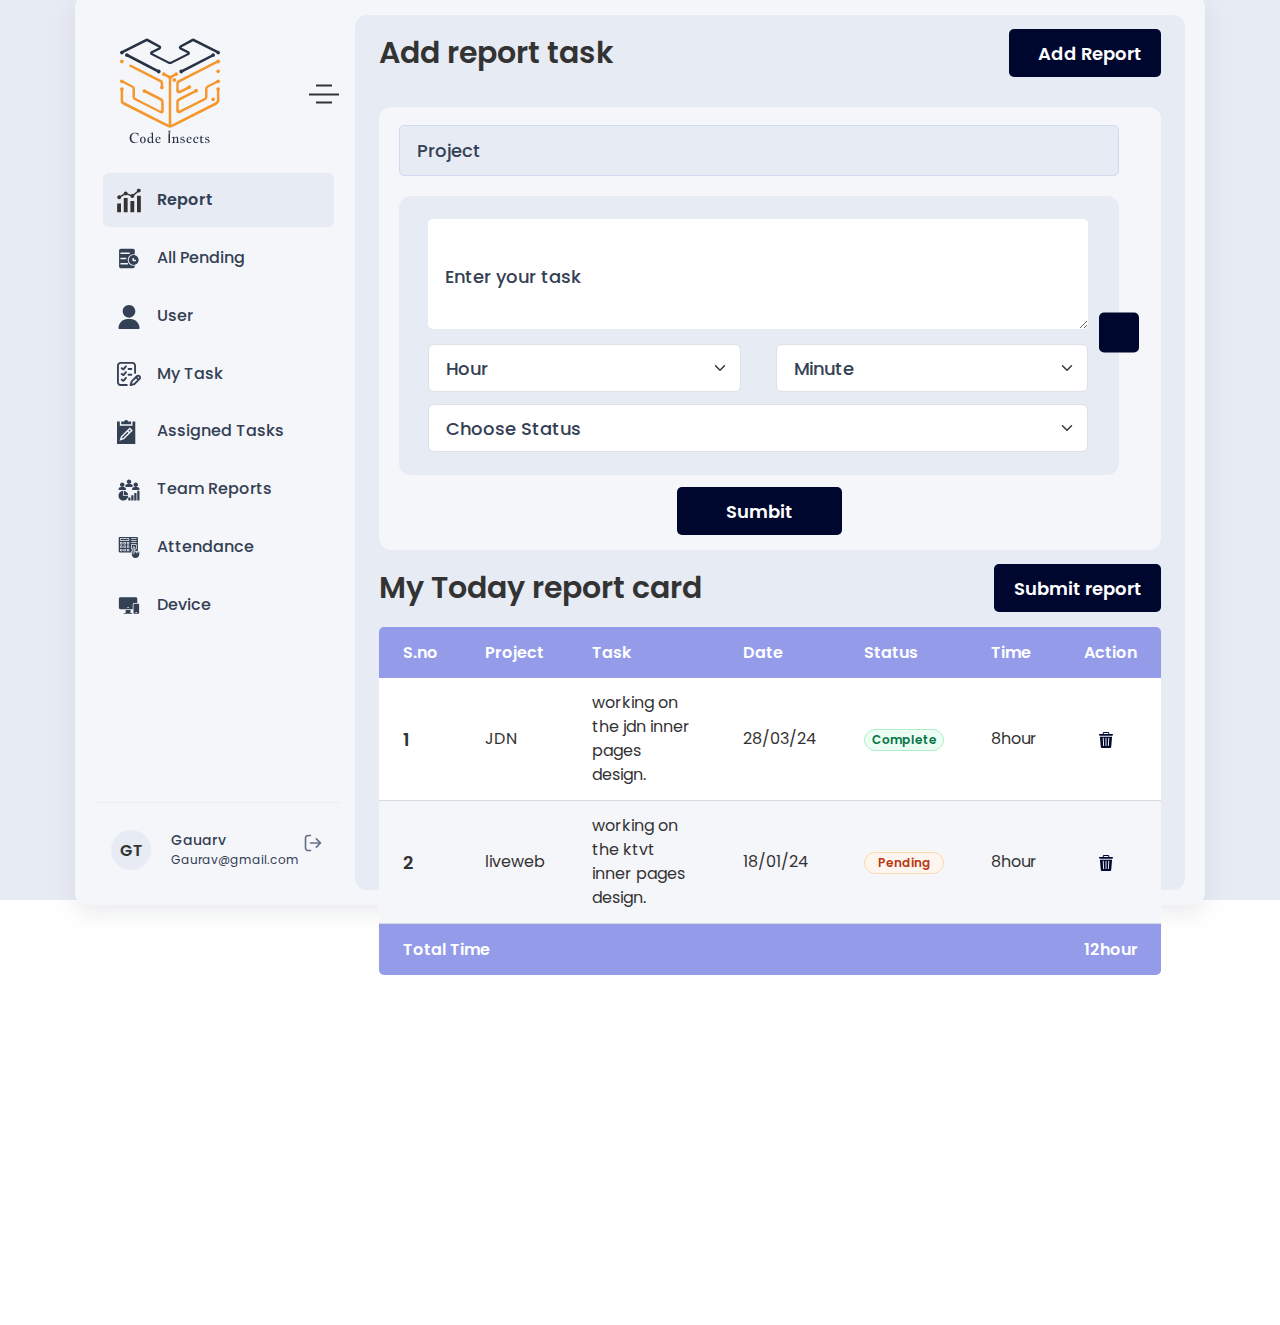
<file: reporting-status/index.html>
<!DOCTYPE html>
<html lang="en">

<head>
    <title>Reporting status</title>
    <meta charset="utf-8">
    <meta name="viewport" content="width=device-width, initial-scale=1">
    <!-- Bootstrap cdn -->
    <link href="https://cdn.jsdelivr.net/npm/bootstrap@5.3.3/dist/css/bootstrap.min.css" rel="stylesheet">
    <!-- Css cdn -->
    <link href="css/style.css" rel="stylesheet">
    <!-- favicon cdn -->
    <link rel="icon" type="image/x-icon" href="img/codeinsect_favicon.png">
    <!-- font-family cdn -->
    <link rel="preconnect" href="https://fonts.googleapis.com">
    <link rel="preconnect" href="https://fonts.gstatic.com" crossorigin>
    <link
        href="https://fonts.googleapis.com/css2?family=Poppins:ital,wght@0,100;0,200;0,300;0,400;0,500;0,600;0,700;0,800;0,900;1,100;1,200;1,300;1,400;1,500;1,600;1,700;1,800;1,900&display=swap"
        rel="stylesheet">
    <!---fontawesome cdn--->
    <link rel="stylesheet" href="https://site-assets.fontawesome.com/releases/v6.4.0/css/all.css">
</head>

<body class="Report">
    <section class="main-report-outer">
        <div class="container">
            <div class="row content-wrap-inner">
                <!-- Menu sidebar -->
                <div class="col-md left-sidebar-wrapper">
                    <nav class="navbar navbar-expand-lg">
                        <div class="logo-header">
                            <a href="#" class="logo"><img src="img/codeinsects.svg"></a>
                            <div class="logo-toggle">
                                <a href="#"> <img src="img/toggle-btn.svg"></a>
                            </div>
                            <button class="navbar-toggler" type="button" data-bs-toggle="collapse"
                                data-bs-target="#reportingnavbar" aria-controls="reportingnavbar" aria-expanded="false"
                                aria-label="Toggle navigation">
                                <span class="navbar-toggler-icon"></span>
                            </button>
                        </div>
                        <div class="collapse navbar-collapse menu-wrapper-content" id="reportingnavbar">
                            <div class="left-sidebar manu-navbar">
                                <div class="menu-items">
                                    <ul>
                                        <li>
                                            <a href="index.html" class="nav-bar-inner active">
                                                <span class="menu-icon">
                                                    <svg width="24" height="25" viewBox="0 0 24 25" fill="none"
                                                        xmlns="http://www.w3.org/2000/svg">
                                                        <g clip-path="url(#clip0_11_144)">
                                                            <path
                                                                d="M6.76922 9.98715H10.6154V24.5H6.76922V9.98715ZM13.3846 13.0641H17.2308V24.5H13.3846V13.0641ZM20 7.62817H23.8461V24.5H20V7.62817ZM0.153839 15.4743H3.99999V24.5H0.153839V15.4743Z"
                                                                fill="#344054" />
                                                            <path
                                                                d="M21.7907 0.5C20.7152 0.5 19.8434 1.37123 19.8434 2.44595C19.8434 2.69749 19.8916 2.93764 19.9786 3.15831L16.2256 6.35539C15.9413 6.2015 15.6229 6.12115 15.2996 6.12164C14.7431 6.12164 14.2414 6.35533 13.8865 6.72944L10.6468 5.40256C10.647 5.39 10.6477 5.37754 10.6477 5.36487C10.6477 4.29015 9.77588 3.41892 8.70039 3.41892C7.62491 3.41892 6.75311 4.29015 6.75311 5.36487C6.75311 5.47364 6.76244 5.58015 6.77962 5.68405L3.41373 7.67415C3.07079 7.4033 2.64642 7.25623 2.20942 7.25677C1.13393 7.25677 0.262085 8.128 0.262085 9.20272C0.262085 10.2774 1.13393 11.1487 2.20942 11.1487C3.28491 11.1487 4.1567 10.2774 4.1567 9.20272C4.15661 9.09578 4.14774 8.98903 4.13019 8.88354L7.49609 6.89344C7.83904 7.16429 8.26343 7.31137 8.70045 7.31082C9.25701 7.31082 9.75865 7.07713 10.1135 6.70303L13.3533 8.0299C13.3531 8.04246 13.3523 8.05492 13.3523 8.06754C13.3523 9.14226 14.2242 10.0135 15.2997 10.0135C16.3752 10.0135 17.247 9.14226 17.247 8.06754C17.247 7.84236 17.2082 7.62631 17.1378 7.42513L20.9322 4.19272C21.1993 4.32408 21.4931 4.39223 21.7907 4.3919C22.8662 4.3919 23.738 3.52067 23.738 2.44595C23.738 1.37123 22.8661 0.5 21.7907 0.5Z"
                                                                fill="#344054" />
                                                        </g>
                                                        <defs>
                                                            <clipPath id="clip0_11_144">
                                                                <rect width="24" height="24" fill="white"
                                                                    transform="translate(0 0.5)" />
                                                            </clipPath>
                                                        </defs>
                                                    </svg>

                                                </span>
                                                <span>Report</span>
                                            </a>
                                        </li>
                                        <li>
                                            <a href="pending.html" class="nav-bar-inner">
                                                <span class="menu-icon">
                                                    <svg width="24" height="25" viewBox="0 0 24 25" fill="none"
                                                        xmlns="http://www.w3.org/2000/svg">
                                                        <path fill-rule="evenodd" clip-rule="evenodd"
                                                            d="M16.6711 9.1084C13.9306 9.1084 11.7055 11.3334 11.7055 14.074C11.7055 16.8148 13.9306 19.0398 16.6711 19.0398C19.4119 19.0398 21.637 16.8148 21.637 14.074C21.637 11.3334 19.4119 9.1084 16.6711 9.1084ZM15.5074 12.6105V14.5257C15.5075 14.6244 15.527 14.7221 15.5649 14.8132C15.6028 14.9043 15.6583 14.9871 15.7282 15.0567C15.7981 15.1264 15.881 15.1816 15.9723 15.2192C16.0636 15.2567 16.1613 15.2759 16.26 15.2757L18.3679 15.268C18.5636 15.2624 18.7493 15.1805 18.8854 15.0399C19.0216 14.8993 19.0974 14.711 19.0966 14.5153C19.0959 14.3196 19.0187 14.1319 18.8816 13.9923C18.7444 13.8527 18.5581 13.7722 18.3624 13.768L17.0074 13.7728V12.6105C17.0024 12.4149 16.9212 12.2289 16.7811 12.0923C16.641 11.9557 16.4531 11.8792 16.2574 11.8792C16.0617 11.8792 15.8737 11.9557 15.7336 12.0923C15.5935 12.2289 15.5123 12.4149 15.5074 12.6105Z"
                                                            fill="#344054" />
                                                        <path fill-rule="evenodd" clip-rule="evenodd"
                                                            d="M17.7922 19.4792C17.3702 19.5764 16.9386 19.6253 16.5055 19.6251C13.3512 19.6249 10.7904 17.0643 10.7904 13.91C10.7904 10.7559 13.3512 8.19512 16.5055 8.19512C16.9479 8.19512 17.3789 8.24552 17.7922 8.3408V4.62512C17.7923 4.37887 17.7438 4.13501 17.6497 3.90749C17.5555 3.67996 17.4174 3.47322 17.2433 3.29908C17.0691 3.12495 16.8624 2.98683 16.6349 2.89261C16.4074 2.7984 16.1635 2.74994 15.9173 2.75H3.94369C3.44642 2.75 2.96951 2.94752 2.61787 3.29913C2.26622 3.65073 2.06864 4.12761 2.06857 4.62488V20.3751C2.06864 20.8724 2.26622 21.3493 2.61787 21.7009C2.96951 22.0525 3.44642 22.25 3.94369 22.25H15.9173C16.1635 22.25 16.4073 22.2015 16.6348 22.1073C16.8623 22.013 17.069 21.8749 17.2431 21.7008C17.4172 21.5267 17.5553 21.3199 17.6495 21.0924C17.7437 20.8649 17.7922 20.6211 17.7922 20.3749V19.4792ZM4.03513 18.5002H10.3419C10.5375 18.4953 10.7234 18.4141 10.86 18.274C10.9967 18.1339 11.0731 17.9459 11.0731 17.7502C11.0731 17.5545 10.9967 17.3666 10.86 17.2265C10.7234 17.0864 10.5375 17.0052 10.3419 17.0002H4.03513C3.83951 17.0052 3.65355 17.0864 3.51694 17.2265C3.38033 17.3666 3.30387 17.5545 3.30387 17.7502C3.30387 17.9459 3.38033 18.1339 3.51694 18.274C3.65355 18.4141 3.83951 18.4953 4.03513 18.5002ZM4.03513 13.25H8.76529C9.17905 13.25 9.51529 12.914 9.51529 12.5C9.51529 12.086 9.17905 11.75 8.76529 11.75H4.03513C3.83951 11.7549 3.65355 11.8361 3.51694 11.9763C3.38033 12.1164 3.30387 12.3043 3.30387 12.5C3.30387 12.6957 3.38033 12.8836 3.51694 13.0237C3.65355 13.1639 3.83951 13.2451 4.03513 13.25ZM4.03513 8.00024H12.1776C12.3732 7.99529 12.5592 7.9141 12.6958 7.77399C12.8324 7.63387 12.9089 7.44593 12.9089 7.25024C12.9089 7.05455 12.8324 6.8666 12.6958 6.72649C12.5592 6.58638 12.3732 6.50519 12.1776 6.50024H4.03513C3.83951 6.50519 3.65355 6.58638 3.51694 6.72649C3.38033 6.8666 3.30387 7.05455 3.30387 7.25024C3.30387 7.44593 3.38033 7.63387 3.51694 7.77399C3.65355 7.9141 3.83951 7.99529 4.03513 8.00024Z"
                                                            fill="#344054" />
                                                    </svg>

                                                </span>
                                                <span>All Pending</span>
                                            </a>
                                        </li>
                                        <li>
                                            <a href="user.html" class="nav-bar-inner">
                                                <span class="menu-icon">
                                                    <svg width="24" height="24" viewBox="0 0 24 24" fill="none"
                                                        xmlns="http://www.w3.org/2000/svg">
                                                        <path
                                                            d="M12 0C8.51067 0 5.67188 2.8388 5.67188 6.32812C5.67188 9.81745 8.51067 12.6562 12 12.6562C15.4893 12.6562 18.3281 9.81745 18.3281 6.32812C18.3281 2.8388 15.4893 0 12 0ZM19.8734 16.7904C18.1409 15.0313 15.8442 14.0625 13.4062 14.0625H10.5938C8.15588 14.0625 5.85909 15.0313 4.12659 16.7904C2.40258 18.5409 1.45312 20.8515 1.45312 23.2969C1.45312 23.6852 1.76794 24 2.15625 24H21.8438C22.2321 24 22.5469 23.6852 22.5469 23.2969C22.5469 20.8515 21.5974 18.5409 19.8734 16.7904Z"
                                                            fill="#344054" />
                                                    </svg>

                                                </span>
                                                <span>User</span>
                                            </a>
                                        </li>
                                        <li>
                                            <a href="#" class="nav-bar-inner">
                                                <span class="menu-icon">
                                                    <svg width="24" height="24" viewBox="0 0 24 24" fill="none"
                                                        xmlns="http://www.w3.org/2000/svg">
                                                        <g clip-path="url(#clip0_12_234)">
                                                            <path
                                                                d="M23.1764 13.5737C22.0797 12.4771 20.2954 12.4771 19.1995 13.573L14.0524 18.7085C13.9431 18.8177 13.8625 18.9521 13.8177 19.0998L12.6967 22.79C12.648 22.9506 12.6432 23.1214 12.6829 23.2844C12.7227 23.4475 12.8055 23.597 12.9227 23.7172C13.1016 23.9004 13.3445 24.0001 13.5939 24.0001C13.6772 24.0001 13.7615 23.9889 13.8441 23.9659L17.6281 22.9178C17.7838 22.8746 17.9257 22.7919 18.0401 22.6779L23.1764 17.5513C24.2728 16.4545 24.2728 14.6704 23.1764 13.5737ZM16.89 21.1766L14.9863 21.704L15.5435 19.8698L19.0162 16.4045L20.3425 17.7306L16.89 21.1766ZM21.851 16.2247L21.6694 16.406L20.3435 15.0801L20.5246 14.8994C20.8901 14.534 21.4849 14.534 21.8505 14.8994C22.216 15.2651 22.216 15.8598 21.851 16.2247ZM10.7344 23.0624C10.7344 23.5802 10.3147 23.9999 9.7969 23.9999H3.75005C1.6824 23.9999 6.10352e-05 22.3177 6.10352e-05 20.2499V3.74999C6.10352e-05 1.6822 1.6824 0 3.75005 0H15.2761C17.3439 0 19.0261 1.6822 19.0261 3.74999V10.9687C19.0261 11.4865 18.6065 11.9062 18.0886 11.9062C17.5707 11.9062 17.1511 11.4865 17.1511 10.9687V3.74999C17.1511 2.71616 16.3099 1.87499 15.2761 1.87499H3.75005C2.71622 1.87499 1.87505 2.71616 1.87505 3.74999V20.2499C1.87505 21.2837 2.71622 22.1249 3.75005 22.1249H9.7969C10.3147 22.1249 10.7344 22.5446 10.7344 23.0624ZM15.2813 6.98435C15.2813 7.50217 14.8616 7.92184 14.3438 7.92184H11.5781C11.0603 7.92184 10.6406 7.50217 10.6406 6.98435C10.6406 6.46652 11.0603 6.04685 11.5781 6.04685H14.3438C14.8616 6.04685 15.2813 6.46652 15.2813 6.98435ZM9.62918 5.0502L7.44106 7.69844C7.28784 7.88686 7.09462 8.03883 6.8754 8.14334C6.65619 8.24785 6.41647 8.30229 6.17362 8.3027C5.75427 8.30242 5.35102 8.14127 5.04698 7.85247C5.03831 7.84428 5.02983 7.8359 5.02153 7.82734L4.01592 6.79469C3.65466 6.42368 3.66272 5.83024 4.0335 5.46898C4.40447 5.10771 4.9979 5.11554 5.35917 5.48656L6.15838 6.30724L8.18356 3.85602C8.51332 3.45683 9.10442 3.40063 9.50337 3.73039C9.90255 4.06016 9.95876 4.65101 9.62918 5.0502ZM14.3438 13.6874H11.5781C11.0603 13.6874 10.6406 13.2678 10.6406 12.75C10.6406 12.2321 11.0603 11.8125 11.5781 11.8125H14.3438C14.8616 11.8125 15.2813 12.2321 15.2813 12.75C15.2813 13.2678 14.8616 13.6874 14.3438 13.6874ZM9.62918 10.8099L7.44106 13.4584C7.28783 13.6468 7.0946 13.7987 6.87539 13.9032C6.65617 14.0077 6.41646 14.0621 6.17362 14.0624C5.75422 14.0622 5.35091 13.901 5.04679 13.6122C5.03892 13.6047 5.03104 13.597 5.02335 13.5891L4.01775 12.5621C3.65555 12.1922 3.66178 11.5986 4.03167 11.2364C4.40151 10.8741 4.99518 10.8803 5.35734 11.2503L6.15787 12.0677L8.18356 9.61576C8.51332 9.21657 9.10442 9.16056 9.50337 9.49014C9.90255 9.8199 9.95876 10.4108 9.62918 10.8099ZM9.62918 16.4818L7.44106 19.1302C7.28783 19.3186 7.0946 19.4706 6.87539 19.575C6.65617 19.6795 6.41646 19.7339 6.17362 19.7343C5.75422 19.734 5.35091 19.5729 5.04679 19.2841C5.03892 19.2766 5.03104 19.2688 5.02335 19.261L4.01775 18.2339C3.65555 17.8641 3.66178 17.2705 4.03167 16.9083C4.40151 16.5459 4.99518 16.5521 5.35734 16.9222L6.15787 17.7395L8.18356 15.2876C8.51332 14.8884 9.10442 14.8324 9.50337 15.162C9.90255 15.4918 9.95876 16.0826 9.62918 16.4818Z"
                                                                fill="#344054" />
                                                        </g>
                                                        <defs>
                                                            <clipPath id="clip0_12_234">
                                                                <rect width="24" height="24" fill="white" />
                                                            </clipPath>
                                                        </defs>
                                                    </svg>

                                                </span>
                                                <span>My Task</span>
                                            </a>
                                        </li>
                                        <li>
                                            <a href="#" class="nav-bar-inner">
                                                <span class="menu-icon">
                                                    <svg xmlns="http://www.w3.org/2000/svg" version="1.1"
                                                        xmlns:xlink="http://www.w3.org/1999/xlink" width="24"
                                                        height="24" x="0" y="0" viewBox="0 0 512 512"
                                                        style="enable-background:new 0 0 512 512" xml:space="preserve"
                                                        class="">
                                                        <g>
                                                            <path
                                                                d="M300 90H90V30h62.563C158.762 12.54 175.445 0 195 0s36.238 12.54 42.438 30H300zM111.05 364.738l-10.605 31.817 31.817-10.606L245.156 273.07l-21.226-21.226zM245.14 230.633l21.227 21.226 27.422-27.437-21.21-21.211zm0 0"
                                                                fill="#344054" opacity="1" data-original="#344054"
                                                                class=""></path>
                                                            <path
                                                                d="M330 30v90H60V30H0v482h390V30zM148.46 412.172l-95.448 31.816 31.816-95.449 187.75-187.75 63.633 63.633zm0 0"
                                                                fill="#344054" opacity="1" data-original="#344054"
                                                                class=""></path>
                                                        </g>
                                                    </svg>
                                                </span>
                                                <span> Assigned Tasks</span>
                                            </a>
                                        </li>
                                        <li>
                                            <a href="#" class="nav-bar-inner">
                                                <span class="menu-icon">
                                                    <svg width="24" height="24" viewBox="0 0 24 24" fill="none"
                                                        xmlns="http://www.w3.org/2000/svg">
                                                        <path
                                                            d="M13.125 19.5H11.625C11.4 19.5 11.25 19.65 11.25 19.875V22.5H13.5V19.875C13.5 19.65 13.35 19.5 13.125 19.5ZM16.125 17.25H14.625C14.4 17.25 14.25 17.4 14.25 17.625V22.5H16.5V17.625C16.5 17.4 16.35 17.25 16.125 17.25ZM19.125 15H17.625C17.4 15 17.25 15.15 17.25 15.375V22.5H19.5V15.375C19.5 15.15 19.35 15 19.125 15ZM22.125 12.75H20.625C20.4 12.75 20.25 12.9 20.25 13.125V22.5H22.5V13.125C22.5 12.9 22.35 12.75 22.125 12.75ZM6.75 17.25H11.25C11.1 14.85 9.15 12.975 6.75 12.75V17.25Z"
                                                            fill="#344054" />
                                                        <path
                                                            d="M6.75 18C6.3 18 6 17.7 6 17.25V12.75C3.45 12.975 1.5 15.075 1.5 17.625C1.5 20.325 3.675 22.5 6.375 22.5C8.925 22.5 11.025 20.55 11.25 18H6.75Z"
                                                            fill="#344054" />
                                                        <path
                                                            d="M12 6C13.2426 6 14.25 4.99264 14.25 3.75C14.25 2.50736 13.2426 1.5 12 1.5C10.7574 1.5 9.75 2.50736 9.75 3.75C9.75 4.99264 10.7574 6 12 6Z"
                                                            fill="#344054" />
                                                        <path
                                                            d="M13.5 6H10.5C9.225 6 8.25 6.975 8.25 8.25C8.25 8.7 8.55 9 9 9H15C15.45 9 15.75 8.7 15.75 8.25C15.75 6.975 14.775 6 13.5 6Z"
                                                            fill="#344054" />
                                                        <path
                                                            d="M5.25 9C6.49264 9 7.5 7.99264 7.5 6.75C7.5 5.50736 6.49264 4.5 5.25 4.5C4.00736 4.5 3 5.50736 3 6.75C3 7.99264 4.00736 9 5.25 9Z"
                                                            fill="#344054" />
                                                        <path
                                                            d="M6.75 9H3.75C2.475 9 1.5 9.975 1.5 11.25C1.5 11.7 1.8 12 2.25 12H8.25C8.7 12 9 11.7 9 11.25C9 9.975 8.025 9 6.75 9Z"
                                                            fill="#344054" />
                                                        <path
                                                            d="M18.75 9C19.9926 9 21 7.99264 21 6.75C21 5.50736 19.9926 4.5 18.75 4.5C17.5074 4.5 16.5 5.50736 16.5 6.75C16.5 7.99264 17.5074 9 18.75 9Z"
                                                            fill="#344054" />
                                                        <path
                                                            d="M20.25 9H17.25C15.975 9 15 9.975 15 11.25C15 11.7 15.3 12 15.75 12H21.75C22.2 12 22.5 11.7 22.5 11.25C22.5 9.975 21.525 9 20.25 9Z"
                                                            fill="#344054" />
                                                    </svg>

                                                </span>
                                                <span>Team Reports</span>
                                            </a>
                                        </li>
                                        <li>
                                            <a href="#" class="nav-bar-inner">
                                                <span class="menu-icon">
                                                    <svg width="24" height="25" viewBox="0 0 24 25" fill="none"
                                                        xmlns="http://www.w3.org/2000/svg">
                                                        <path
                                                            d="M10.556 7.72534H11.5811V8.75007H10.556V7.72534ZM10.556 14.5773H11.5811V15.6021H10.556V14.5773ZM10.556 11.1512H11.5811V12.1759H10.556V11.1512ZM7.15782 7.72534H8.18291V8.75007H7.15782V7.72534ZM3.75928 14.5773H4.78437V15.6021H3.75928V14.5773ZM7.15782 14.5773H8.18291V15.6021H7.15782V14.5773ZM3.75928 11.1512H4.78437V12.1759H3.75928V11.1512ZM7.15782 11.1512H8.18291V12.1759H7.15782V11.1512ZM3.75928 7.72534H4.78437V8.75007H3.75928V7.72534ZM18.0553 12.6232V13.805H18.6189C18.7096 13.805 18.7965 13.769 18.8606 13.7049C18.9247 13.6408 18.9607 13.5538 18.9607 13.4632V10.0068C18.9607 9.91614 18.9247 9.8292 18.8606 9.76509C18.7965 9.70099 18.7096 9.66498 18.6189 9.66498H15.1618C15.0712 9.66507 14.9844 9.70113 14.9204 9.76522C14.8563 9.82932 14.8204 9.9162 14.8204 10.0068V13.4635C14.8204 13.6519 14.9735 13.8053 15.1622 13.8053H15.7313V12.6704C15.7316 12.5019 15.7663 12.3351 15.8334 12.1805C15.9005 12.0258 15.9986 11.8865 16.1215 11.7712C16.2331 11.6638 16.3658 11.5809 16.5113 11.5276C16.6567 11.4744 16.8116 11.4521 16.9662 11.4621C17.1744 11.4734 17.3756 11.5417 17.5476 11.6595C17.6058 11.6992 17.6615 11.7443 17.7131 11.7944C17.9367 12.0283 18.0553 12.3195 18.0553 12.6232Z"
                                                            fill="#344054" />
                                                        <path
                                                            d="M15.7313 15.3447V14.4883H15.1618C14.8901 14.4881 14.6296 14.38 14.4375 14.1879C14.2454 13.9958 14.1374 13.7353 14.1371 13.4636V10.0069C14.1373 9.73514 14.2453 9.47457 14.4374 9.28238C14.6295 9.09019 14.8901 8.98209 15.1618 8.9818H18.6189C18.8906 8.98209 19.1512 9.09019 19.3433 9.28238C19.5354 9.47457 19.6434 9.73514 19.6436 10.0069V13.4636C19.6433 13.7353 19.5353 13.9958 19.3432 14.1879C19.1511 14.38 18.8906 14.4881 18.6189 14.4883H18.0553V15.9603C18.1182 15.932 18.1847 15.912 18.2524 15.896C18.2814 15.8887 18.3116 15.884 18.3414 15.8789C18.3727 15.8742 18.404 15.8709 18.4356 15.8687C18.4684 15.8662 18.5 15.8582 18.5338 15.8582C18.7178 15.8582 18.8924 15.9054 19.0513 15.9862C19.0644 15.9927 19.0767 16 19.0894 16.0069C19.1276 16.0283 19.1658 16.0491 19.2014 16.0749C19.2545 16.112 19.3047 16.1527 19.3505 16.1996C19.4581 16.0911 19.5861 16.005 19.7272 15.9462C19.8682 15.8875 20.0195 15.8573 20.1724 15.8574C20.1967 15.8574 20.2204 15.8629 20.2451 15.8647C20.2927 15.8673 20.3411 15.8698 20.3876 15.8785C20.4174 15.884 20.4454 15.8942 20.4745 15.9018C20.5156 15.9127 20.5564 15.9236 20.5956 15.9385C20.624 15.9494 20.6502 15.964 20.6771 15.9771C20.7153 15.9956 20.7527 16.0145 20.7884 16.0371C20.8138 16.0531 20.8371 16.0713 20.8611 16.0891C20.8822 16.1047 20.9047 16.1174 20.9247 16.1345V2.93562C20.9244 2.66393 20.8164 2.40345 20.6243 2.21134C20.4322 2.01923 20.1717 1.91118 19.9 1.91089H2.73454C2.46285 1.91118 2.20237 2.01923 2.01026 2.21134C1.81815 2.40345 1.7101 2.66393 1.70981 2.93562V16.3705C1.71 16.6423 1.81801 16.9028 2.01013 17.095C2.20226 17.2872 2.46279 17.3953 2.73454 17.3956H14.0916V17.0873C14.0921 16.6427 14.2619 16.215 14.5666 15.8913C14.8713 15.5675 15.2875 15.3721 15.7313 15.3447ZM14.4804 3.35089H19.3022C19.39 3.35494 19.4729 3.39269 19.5336 3.45628C19.5943 3.51987 19.6282 3.60442 19.6282 3.69234C19.6282 3.78027 19.5943 3.86482 19.5336 3.92841C19.4729 3.992 19.39 4.02974 19.3022 4.0338H14.48C14.3922 4.02974 14.3093 3.992 14.2485 3.92841C14.1878 3.86482 14.1539 3.78027 14.1539 3.69234C14.1539 3.60442 14.1878 3.51987 14.2485 3.45628C14.3093 3.39269 14.3925 3.35494 14.4804 3.35089ZM14.4804 5.19634H19.3022C19.3928 5.19634 19.4798 5.23236 19.5439 5.29646C19.608 5.36056 19.644 5.44751 19.644 5.53816C19.644 5.62882 19.608 5.71576 19.5439 5.77986C19.4798 5.84397 19.3928 5.87998 19.3022 5.87998H14.48C14.3893 5.87998 14.3024 5.84397 14.2383 5.77986C14.1742 5.71576 14.1382 5.62882 14.1382 5.53816C14.1382 5.44751 14.1742 5.36056 14.2383 5.29646C14.3024 5.23236 14.3897 5.19634 14.4804 5.19634ZM14.4804 7.04216H19.3022C19.3909 7.04505 19.4749 7.08232 19.5366 7.14607C19.5983 7.20982 19.6328 7.29507 19.6328 7.3838C19.6328 7.47252 19.5983 7.55777 19.5366 7.62153C19.4749 7.68528 19.3909 7.72254 19.3022 7.72543H14.48C14.3913 7.72254 14.3072 7.68528 14.2455 7.62153C14.1838 7.55777 14.1493 7.47252 14.1493 7.3838C14.1493 7.29507 14.1838 7.20982 14.2455 7.14607C14.3072 7.08232 14.3917 7.04505 14.4804 7.04216ZM5.46726 15.6022C5.46707 15.7832 5.39506 15.9568 5.26703 16.0848C5.139 16.2129 4.96541 16.2849 4.78435 16.2851H3.75926C3.5782 16.2849 3.40461 16.2129 3.27659 16.0848C3.14856 15.9568 3.07655 15.7832 3.07635 15.6022V14.5774C3.07635 14.3962 3.14828 14.2225 3.27633 14.0943C3.40438 13.9661 3.57808 13.894 3.75926 13.8938H4.78435C4.96554 13.894 5.13924 13.9661 5.26729 14.0943C5.39534 14.2225 5.46726 14.3962 5.46726 14.5774V15.6022ZM5.46726 12.176C5.46717 12.3571 5.3952 12.5308 5.26716 12.6589C5.13912 12.787 4.96548 12.8591 4.78435 12.8593H3.75926C3.57814 12.8591 3.4045 12.787 3.27646 12.6589C3.14842 12.5308 3.07645 12.3571 3.07635 12.176V11.1513C3.07645 10.9701 3.14842 10.7964 3.27646 10.6683C3.4045 10.5402 3.57814 10.4682 3.75926 10.468H4.78435C4.96548 10.4682 5.13912 10.5402 5.26716 10.6683C5.3952 10.7964 5.46717 10.9701 5.46726 11.1513V12.176ZM5.46726 8.75052C5.46707 8.93158 5.39506 9.10517 5.26703 9.2332C5.139 9.36123 4.96541 9.43324 4.78435 9.43343H3.75926C3.57814 9.43324 3.4045 9.36118 3.27646 9.23307C3.14842 9.10497 3.07645 8.93128 3.07635 8.75016V7.72543C3.07645 7.54431 3.14842 7.37063 3.27646 7.24252C3.4045 7.11442 3.57814 7.04235 3.75926 7.04216H4.78435C4.96548 7.04235 5.13912 7.11442 5.26716 7.24252C5.3952 7.37063 5.46717 7.54431 5.46726 7.72543V8.75052ZM8.86581 15.6022C8.86562 15.7833 8.79355 15.9569 8.66545 16.085C8.53734 16.213 8.36366 16.285 8.18254 16.2851H7.15781C6.97669 16.285 6.803 16.213 6.6749 16.085C6.54679 15.9569 6.47473 15.7833 6.47454 15.6022V14.5774C6.47454 14.3962 6.54651 14.2224 6.67464 14.0942C6.80277 13.966 6.97656 13.8939 7.15781 13.8938H8.18254C8.36378 13.8939 8.53758 13.966 8.6657 14.0942C8.79383 14.2224 8.86581 14.3962 8.86581 14.5774V15.6022ZM8.86581 12.176C8.86571 12.3572 8.79369 12.5309 8.66558 12.659C8.53746 12.7871 8.36372 12.8592 8.18254 12.8593H7.15781C6.97662 12.8592 6.80289 12.7871 6.67477 12.659C6.54665 12.5309 6.47463 12.3572 6.47454 12.176V11.1513C6.47463 10.9701 6.54665 10.7963 6.67477 10.6682C6.80289 10.5401 6.97662 10.4681 7.15781 10.468H8.18254C8.36372 10.4681 8.53746 10.5401 8.66558 10.6682C8.79369 10.7963 8.86571 10.9701 8.86581 11.1513V12.176ZM8.86581 8.75052C8.86562 8.93165 8.79355 9.10529 8.66545 9.23333C8.53734 9.36137 8.36366 9.43334 8.18254 9.43343H7.15781C6.97662 9.43334 6.80289 9.36132 6.67477 9.2332C6.54665 9.10508 6.47463 8.93135 6.47454 8.75016V7.72543C6.47463 7.54425 6.54665 7.37051 6.67477 7.24239C6.80289 7.11428 6.97662 7.04226 7.15781 7.04216H8.18254C8.36372 7.04226 8.53746 7.11428 8.66558 7.24239C8.79369 7.37051 8.86571 7.54425 8.86581 7.72543V8.75052ZM12.264 15.6022C12.2638 15.7833 12.1917 15.957 12.0635 16.0851C11.9353 16.2131 11.7615 16.2851 11.5804 16.2851H10.5564C10.3752 16.2851 10.2014 16.2131 10.0732 16.0851C9.94502 15.957 9.87291 15.7833 9.87272 15.6022V14.5774C9.87272 14.3961 9.94474 14.2222 10.0729 14.094C10.2012 13.9658 10.375 13.8938 10.5564 13.8938H11.5811C11.7623 13.8939 11.9361 13.966 12.0642 14.0942C12.1924 14.2224 12.2644 14.3962 12.2644 14.5774L12.264 15.6022ZM12.264 12.176C12.2639 12.3572 12.1918 12.531 12.0636 12.6591C11.9354 12.7873 11.7616 12.8593 11.5804 12.8593H10.5564C10.3751 12.8593 10.2013 12.7873 10.0731 12.6591C9.94488 12.531 9.87281 12.3572 9.87272 12.176V11.1513C9.87281 10.97 9.94488 10.7962 10.0731 10.6681C10.2013 10.54 10.3751 10.468 10.5564 10.468H11.5811C11.7623 10.4681 11.936 10.5401 12.0641 10.6682C12.1922 10.7963 12.2643 10.9701 12.2644 11.1513L12.264 12.176ZM12.264 8.75052C12.2638 8.93171 12.1917 9.10541 12.0635 9.23346C11.9353 9.36151 11.7615 9.43343 11.5804 9.43343H10.5564C10.3751 9.43343 10.2013 9.36146 10.0731 9.23333C9.94488 9.1052 9.87281 8.93141 9.87272 8.75016V7.72543C9.87281 7.54419 9.94488 7.37039 10.0731 7.24227C10.2013 7.11414 10.3751 7.04216 10.5564 7.04216H11.5811C11.7623 7.04226 11.936 7.11428 12.0641 7.24239C12.1922 7.37051 12.2643 7.54425 12.2644 7.72543L12.264 8.75052ZM12.264 4.98252C12.2638 5.25434 12.1557 5.51496 11.9635 5.70716C11.7713 5.89936 11.5107 6.00742 11.2389 6.00762H4.10072C3.82903 6.00723 3.56859 5.89908 3.37655 5.7069C3.18451 5.51473 3.07655 5.25421 3.07635 4.98252V4.04616C3.07664 3.77448 3.1847 3.514 3.37681 3.32189C3.56892 3.12978 3.82939 3.02172 4.10108 3.02143H11.2393C11.5109 3.02172 11.7714 3.12978 11.9635 3.32189C12.1556 3.514 12.2637 3.77448 12.264 4.04616V4.98252Z"
                                                            fill="#344054" />
                                                        <path
                                                            d="M21.4982 16.6611C21.4964 16.6622 21.4956 16.664 21.4942 16.6651L21.4916 16.6687C21.3935 16.7545 21.3346 16.8869 21.3346 17.0233L21.3338 17.028V18.0916C21.3309 18.1803 21.2937 18.2644 21.2299 18.3261C21.1662 18.3878 21.0809 18.4223 20.9922 18.4223C20.9035 18.4223 20.8182 18.3878 20.7545 18.3261C20.6907 18.2644 20.6534 18.1803 20.6506 18.0916V17.0225C20.6506 16.8934 20.6011 16.7731 20.5116 16.6833C20.4684 16.6392 20.4168 16.6041 20.36 16.58C20.3589 16.5793 20.3582 16.5782 20.3571 16.5778C20.2841 16.548 20.2049 16.5367 20.1264 16.5448C20.048 16.5528 19.9727 16.5801 19.9073 16.6241C19.8419 16.6681 19.7883 16.7275 19.7513 16.7971C19.7142 16.8668 19.6949 16.9444 19.6949 17.0233C19.6949 17.0276 19.6927 17.0313 19.6924 17.0356V18.0905C19.6895 18.1792 19.6522 18.2633 19.5885 18.325C19.5247 18.3867 19.4395 18.4212 19.3507 18.4212C19.262 18.4212 19.1768 18.3867 19.113 18.325C19.0493 18.2633 19.012 18.1792 19.0091 18.0905V17.0214L19.0098 17.0182C19.0086 16.8923 18.9578 16.7719 18.8684 16.6833C18.825 16.6383 18.7731 16.6026 18.7156 16.5782C18.6581 16.5538 18.5963 16.5413 18.5338 16.5414C18.2698 16.5414 18.0553 16.7574 18.0553 17.0233C18.0553 17.0269 18.0535 17.0294 18.0535 17.0331V18.0905C18.0535 18.1812 18.0174 18.2681 17.9533 18.3322C17.8892 18.3963 17.8023 18.4323 17.7116 18.4323C17.621 18.4323 17.534 18.3963 17.4699 18.3322C17.4058 18.2681 17.3698 18.1812 17.3698 18.0905L17.3713 12.6225C17.3713 12.4953 17.3196 12.3716 17.2266 12.2745C17.2051 12.2548 17.182 12.2371 17.1575 12.2214C17.0893 12.1757 17.01 12.1491 16.928 12.1447H16.9207C16.8638 12.1423 16.8069 12.1508 16.7531 12.1698L16.74 12.1745C16.6895 12.1945 16.6422 12.2247 16.5993 12.2629C16.5964 12.2658 16.5927 12.2676 16.5898 12.2702C16.535 12.3216 16.4912 12.3837 16.4613 12.4527C16.4313 12.5217 16.4158 12.5961 16.4156 12.6713L16.4146 18.9491C16.4117 19.0378 16.3744 19.1218 16.3106 19.1835C16.2469 19.2452 16.1616 19.2797 16.0729 19.2797C15.9842 19.2797 15.8989 19.2452 15.8352 19.1835C15.7714 19.1218 15.7342 19.0378 15.7313 18.9491V16.0327C15.4697 16.0593 15.2273 16.1818 15.0508 16.3767C14.8744 16.5717 14.7765 16.8251 14.776 17.088V17.7371C14.776 17.7389 14.7749 17.7403 14.7749 17.7422V19.3316C14.7749 20.3342 15.1655 21.2785 15.8746 21.9905C16.2234 22.3398 16.6378 22.6166 17.094 22.8052C17.5502 22.9937 18.0391 23.0902 18.5327 23.0891C20.6044 23.0891 22.2902 21.4036 22.2902 19.3316V17.0225C22.2902 16.8953 22.2396 16.7738 22.1484 16.6803C21.9746 16.5065 21.6724 16.4993 21.4982 16.6611ZM11.2389 3.70435H4.10073C4.01014 3.70444 3.92329 3.7405 3.85926 3.80459C3.79524 3.86868 3.75928 3.95557 3.75928 4.04616V4.98253C3.75928 5.17089 3.91273 5.32435 4.1011 5.32435H11.2393C11.3299 5.32425 11.4167 5.28819 11.4807 5.2241C11.5448 5.16001 11.5807 5.07312 11.5807 4.98253V4.04616C11.5807 3.95551 11.5447 3.86857 11.4806 3.80446C11.4165 3.74036 11.3296 3.70435 11.2389 3.70435Z"
                                                            fill="#344054" />
                                                    </svg>

                                                </span>
                                                <span>Attendance</span>
                                            </a>
                                        </li>
                                        <li>
                                            <a href="#" class="nav-bar-inner">
                                                <span class="menu-icon">
                                                    <svg width="24" height="25" viewBox="0 0 24 25" fill="none"
                                                        xmlns="http://www.w3.org/2000/svg">
                                                        <path
                                                            d="M21.3169 10.625H17.3081C17.0939 10.6253 16.8885 10.7105 16.737 10.862C16.5855 11.0135 16.5003 11.2189 16.5 11.4331V19.9419C16.5 20.3874 16.8626 20.75 17.3077 20.75H21.3165C21.5308 20.7498 21.7363 20.6646 21.8878 20.5131C22.0394 20.3616 22.1247 20.1562 22.125 19.9419V11.4331C22.1247 11.2189 22.0395 11.0135 21.888 10.862C21.7365 10.7105 21.5311 10.6253 21.3169 10.625ZM19.875 19.625H18.75C18.6505 19.625 18.5552 19.5855 18.4848 19.5152C18.4145 19.4448 18.375 19.3495 18.375 19.25C18.375 19.1505 18.4145 19.0552 18.4848 18.9848C18.5552 18.9145 18.6505 18.875 18.75 18.875H19.875C19.9745 18.875 20.0698 18.9145 20.1402 18.9848C20.2105 19.0552 20.25 19.1505 20.25 19.25C20.25 19.3495 20.2105 19.4448 20.1402 19.5152C20.0698 19.5855 19.9745 19.625 19.875 19.625Z"
                                                            fill="#344054" />
                                                        <path
                                                            d="M20.25 9.87501V5.66713C20.249 5.2916 20.0998 4.93164 19.8349 4.66551C19.7036 4.53336 19.5474 4.42859 19.3753 4.35727C19.2033 4.28594 19.0188 4.24949 18.8325 4.25001H3.29213C2.9164 4.2504 2.55618 4.39983 2.2905 4.66551C2.02483 4.93119 1.8754 5.29141 1.875 5.66713V14.8329C1.87589 15.2084 2.02494 15.5683 2.28975 15.8345C2.5561 16.0996 2.91631 16.249 3.29213 16.25H15.75V11.4331C15.7504 11.0201 15.9146 10.624 16.2067 10.3319C16.4987 10.0398 16.8947 9.8755 17.3077 9.87501H20.25ZM11.625 14.9199H10.5C10.4005 14.9199 10.3052 14.8804 10.2348 14.81C10.1645 14.7397 10.125 14.6443 10.125 14.5449C10.125 14.4454 10.1645 14.35 10.2348 14.2797C10.3052 14.2094 10.4005 14.1699 10.5 14.1699H11.625C11.7245 14.1699 11.8198 14.2094 11.8902 14.2797C11.9605 14.35 12 14.4454 12 14.5449C12 14.6443 11.9605 14.7397 11.8902 14.81C11.8198 14.8804 11.7245 14.9199 11.625 14.9199ZM15 20H13.5V17H8.625V20H7.125C7.02554 20 6.93016 20.0395 6.85983 20.1098C6.78951 20.1802 6.75 20.2755 6.75 20.375C6.75 20.4745 6.78951 20.5698 6.85983 20.6402C6.93016 20.7105 7.02554 20.75 7.125 20.75H15C15.0995 20.75 15.1948 20.7105 15.2652 20.6402C15.3355 20.5698 15.375 20.4745 15.375 20.375C15.375 20.2755 15.3355 20.1802 15.2652 20.1098C15.1948 20.0395 15.0995 20 15 20Z"
                                                            fill="#344054" />
                                                    </svg>

                                                </span>
                                                <span>Device</span>
                                            </a>
                                        </li>
                                    </ul>
                                </div>
                            </div>
                            <div class="bottom-bar left-sidebar">
                                <ul>
                                    <li>
                                        <div class="bottom-menu-login">
                                            <div class="user-wrapper-content">
                                                <div class="user-profile-active">
                                                    <div class="user-profile-inner">
                                                        <h5>GT</h5>
                                                        <span></span>
                                                    </div>
                                                </div>
                                                <div class="user-profile-detail">
                                                    <h5>Gauarv</h5>
                                                    <h6>Gaurav@gmail.com</h6>
                                                </div>
                                                <a href="#"> <svg xmlns="http://www.w3.org/2000/svg" width="20"
                                                        height="20" viewBox="0 0 20 20" fill="none">
                                                        <path
                                                            d="M13.3333 14.1667L17.5 10M17.5 10L13.3333 5.83333M17.5 10H7.5M7.5 2.5H6.5C5.09987 2.5 4.3998 2.5 3.86502 2.77248C3.39462 3.01217 3.01217 3.39462 2.77248 3.86502C2.5 4.3998 2.5 5.09987 2.5 6.5V13.5C2.5 14.9001 2.5 15.6002 2.77248 16.135C3.01217 16.6054 3.39462 16.9878 3.86502 17.2275C4.3998 17.5 5.09987 17.5 6.5 17.5H7.5"
                                                            stroke="#667085" stroke-width="1.66667"
                                                            stroke-linecap="round" stroke-linejoin="round" />
                                                    </svg>
                                                </a>
                                            </div>
                                        </div>
                                    </li>
                                </ul>
                            </div>
                        </div>
                    </nav>
                </div>
                <!-- asidebar -->
                <div class="col-md right-sidebar-wrapper p0">
                    <div class="report-content-wrapper rlspace">
                        <div class="header-content-area">
                            <div class="page-title">
                                <h2>Add report task </h2>
                            </div>
                            <div class="report-dropdoze">
                                <div class="dropdown-btn-outer">
                                    <button type="button" class="dropdown-report-inner"><i
                                            class="fa-solid fa-plus"></i><span>Add Report</span></button>
                                </div>
                            </div>
                        </div>
                        <div class="report-table-wrapper">
                            <div class="project-info-wrapper">
                                <div class="wrapper">
                                    <input type="text" placeholder="Project" name="projects">
                                    <div class="tooltip">Enter your project name</div>
                                </div>
                                <div class="task-info-wrapper">
                                    <div class="task-info-inner">
                                        <div class="add-new-task">
                                            <span><i class="fa-solid fa-plus"></i></span>
                                        </div>
                                        <textarea type="textarea" name="text" placeholder="Enter your task"
                                            class="textarea-inner"></textarea>
                                        <div class="time-info">
                                            <div class="hour-info-wrap">
                                                <select class="form-select" id="sel1" name="sellist1">
                                                    <option>Hour</option>
                                                    <option>2</option>
                                                    <option>3</option>
                                                    <option>4</option>
                                                </select>
                                            </div>
                                            <div class="hour-info-wrap">
                                                <select class="form-select" id="sel" name="sellist2">
                                                    <option>Minute</option>
                                                    <option>22</option>
                                                    <option>31</option>
                                                    <option>14</option>
                                                </select>
                                            </div>
                                        </div>
                                        <div class="status-details">
                                            <select class="form-select" id="status" name="status1">
                                                <option>Choose Status</option>
                                                <option>22</option>
                                                <option>31</option>
                                                <option>14</option>
                                            </select>
                                        </div>
                                    </div>
                                    <div class="sumbit-btn">
                                        <button type="submit" class="dropdown-report-inner">Sumbit</button>
                                    </div>
                                </div>
                            </div>
                            <!-- table-data -->
                            <div class="report-table-wrapper">
                                <div class="header-content-area">
                                    <div class="page-title">
                                        <h2>My Today report card </h2>
                                    </div>
                                    <div class="report-dropdoze">
                                        <div class="dropdown-btn-outer">
                                            <button type="button" class="dropdown-report-inner"><span>Submit report
                                                </span></button>
                                        </div>
                                    </div>
                                </div>
                                <div class="report-wrapper-box">
                                    <table class="report-table-box">
                                        <thead>
                                            <tr>
                                                <th>S.no</th>
                                                <th>Project</th>
                                                <th>Task</th>
                                                <th>Date</th>
                                                <th>Status</th>
                                                <th>Time</th>
                                                <th>Action</th>
                                            </tr>
                                        </thead>
                                        <tbody>
                                            <tr>
                                                <td data-label="S.no" class="table-data"><span>1</span></td>
                                                <td data-label="project" class="table-data">JDN</td>
                                                <td dat-label="task" class="table-data">working on the jdn inner pages
                                                    design.</td>
                                                <td data-label="date" class="table-data">28/03/24</td>
                                                <td data-label="status" class="table-data">
                                                    <div class="tab-inner-description"><span class="green-text mix-box">
                                                            Complete</span></div>
                                                </td>
                                                <td data-label="time" class="table-data">8hour</td>
                                                <td data-label="action">
                                                    <div class="delete-icon"><img src="img/delete.svg"></div>
                                                </td>
                                            </tr>
                                            <tr>
                                                <td data-label="S.no" class="table-data"><span>2</span></td>
                                                <td data-label="project" class="table-data">liveweb</td>
                                                <td dat-label="task" class="table-data">working on the ktvt inner pages
                                                    design.</td>
                                                <td data-label="date" class="table-data">18/01/24</td>
                                                <td data-label="status" class="table-data">
                                                    <div class="tab-inner-description"><span class="dark-text mix-box">
                                                            Pending</span></div>
                                                </td>
                                                <td data-label="time" class="table-data">8hour</td>
                                                <td data-label="action">
                                                    <div class="delete-icon"><img src="img/delete.svg"></div>
                                                </td>
                                            </tr>
                                        </tbody>
                                        <tfoot>
                                            <tr>
                                                <th colspan="6">Total Time</th>
                                                <th>12hour</th>
                                            </tr>
                                        </tfoot>
                                    </table>
                                </div>
                            </div>
                        </div>
                    </div>
                </div>
            </div>
        </div>
    </section>

</body>
<script src="https://cdn.jsdelivr.net/npm/bootstrap@5.3.3/dist/js/bootstrap.bundle.min.js"></script>

</html>
</file>
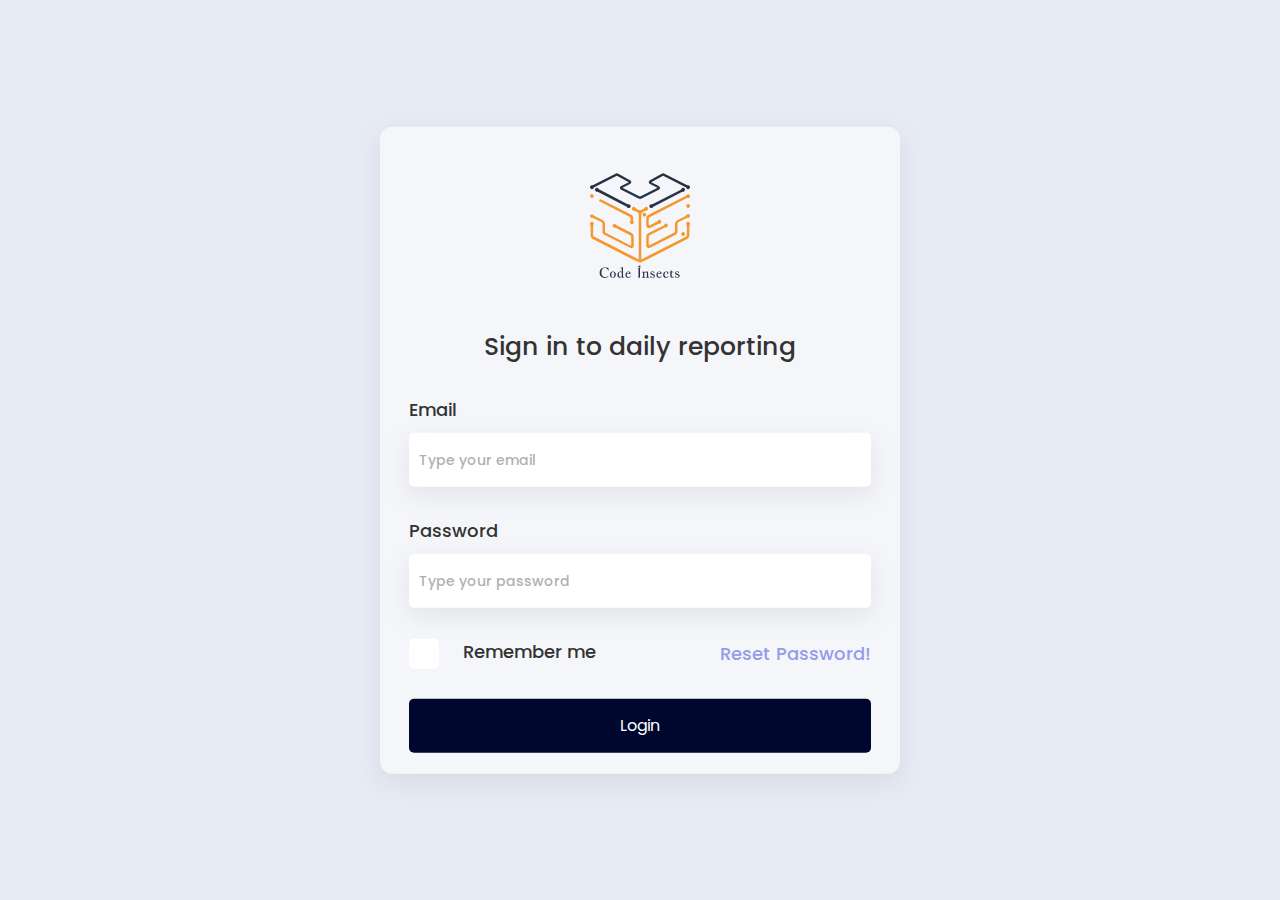
<file: reporting-status/login.html>
<!DOCTYPE html>
<html lang="en">

<head>
    <title>Reporting status</title>
    <meta charset="utf-8">
    <meta name="viewport" content="width=device-width, initial-scale=1">
    <!-- Bootstrap cdn -->
    <link href="https://cdn.jsdelivr.net/npm/bootstrap@5.3.3/dist/css/bootstrap.min.css" rel="stylesheet">
    <!-- Css cdn -->
    <link href="css/style.css" rel="stylesheet">
    <!-- favicon cdn -->
    <link rel="icon" type="image/x-icon" href="img/codeinsect_favicon.png">
    <!-- font-family cdn -->
    <link rel="preconnect" href="https://fonts.googleapis.com">
    <link rel="preconnect" href="https://fonts.gstatic.com" crossorigin>
    <link
        href="https://fonts.googleapis.com/css2?family=Poppins:ital,wght@0,100;0,200;0,300;0,400;0,500;0,600;0,700;0,800;0,900;1,100;1,200;1,300;1,400;1,500;1,600;1,700;1,800;1,900&display=swap"
        rel="stylesheet">
    <!---fontawesome cdn--->
    <link rel="stylesheet" href="https://site-assets.fontawesome.com/releases/v6.4.0/css/all.css">
</head>

<body>
    <div class="login-form-wrapper">
        <div class="login-page">
            <div class="form">
                <div class="logo-head">
                    <img src="img/codeinsects.svg">
                </div>
                <h3>Sign in to daily reporting</h3>
                <form class="reporting-form">
                    <div class="reporting-form-wrap">
                        <div class="form-wrapper">
                            <label for="email">Email</label>
                            <input type="email" name="Email" placeholder="Type your email" class="form-inut">
                        </div>
                        <div class="form-wrapper">
                            <label for="password">Password</label>
                            <input type="password" name="Password" placeholder="Type your password" class="form-inut">
                        </div>
                    </div>
                    <div class="checkbox-wrap">
                      <div class="check-box">
                        <input type="checkbox" class="check-btn" id="rememberMe">
                        <label for="rememberMe">Remember me</label>
                      </div>  
                        <div class="reset-pass">
                            <h6>Reset Password!</h6>
                        </div>
                    </div>
                    <button type="button">Login</button>
                </form>
            </div>
        </div>
    </div>

</body>
<script src="https://cdn.jsdelivr.net/npm/bootstrap@5.3.3/dist/js/bootstrap.bundle.min.js"></script>

</html>
</file>
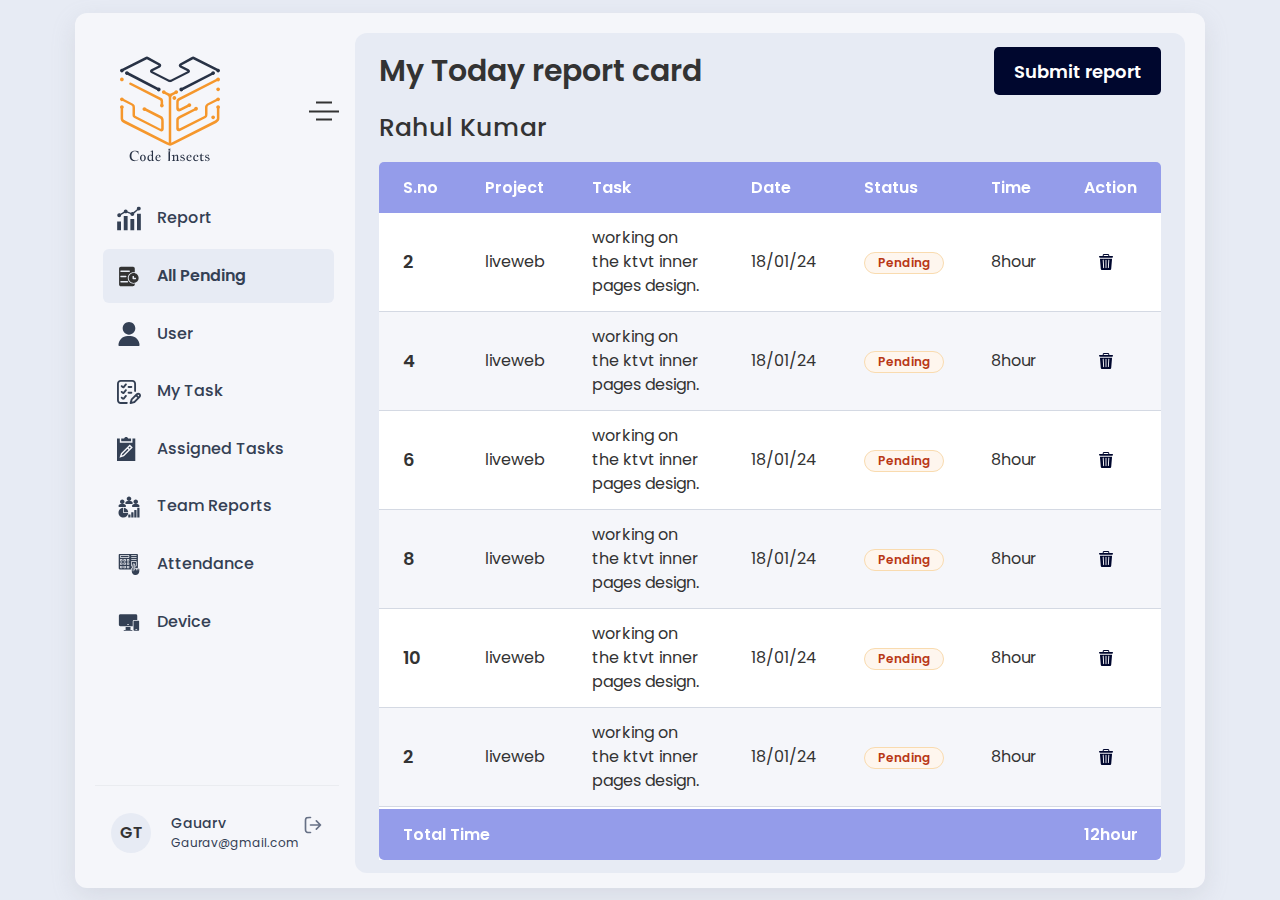
<file: reporting-status/pending.html>
<!DOCTYPE html>
<html lang="en">

<head>
    <title>Reporting status</title>
    <meta charset="utf-8">
    <meta name="viewport" content="width=device-width, initial-scale=1">
    <!-- Bootstrap cdn -->
    <link href="https://cdn.jsdelivr.net/npm/bootstrap@5.3.3/dist/css/bootstrap.min.css" rel="stylesheet">
    <!-- Css cdn -->
    <link href="css/style.css" rel="stylesheet">
    <!-- favicon cdn -->
    <link rel="icon" type="image/x-icon" href="img/codeinsect_favicon.png">
    <!-- font-family cdn -->
    <link rel="preconnect" href="https://fonts.googleapis.com">
    <link rel="preconnect" href="https://fonts.gstatic.com" crossorigin>
    <link
        href="https://fonts.googleapis.com/css2?family=Poppins:ital,wght@0,100;0,200;0,300;0,400;0,500;0,600;0,700;0,800;0,900;1,100;1,200;1,300;1,400;1,500;1,600;1,700;1,800;1,900&display=swap"
        rel="stylesheet">
    <!---fontawesome cdn--->
    <link rel="stylesheet" href="https://site-assets.fontawesome.com/releases/v6.4.0/css/all.css">
</head>

<body class="Report">
    <section class="main-report-outer">
        <div class="container">
            <div class="row content-wrap-inner">
                <!-- Menu sidebar -->
                <div class="col-md left-sidebar-wrapper">
                    <nav class="navbar navbar-expand-lg">
                        <div class="logo-header">
                            <a href="#" class="logo"><img src="img/codeinsects.svg"></a>
                            <div class="logo-toggle">
                                <a href="#"> <img src="img/toggle-btn.svg"></a>
                            </div>
                            <button class="navbar-toggler" type="button" data-bs-toggle="collapse"
                                data-bs-target="#reportingnavbar" aria-controls="reportingnavbar" aria-expanded="false"
                                aria-label="Toggle navigation">
                                <span class="navbar-toggler-icon"></span>
                            </button>
                        </div>
                        <div class="collapse navbar-collapse menu-wrapper-content" id="reportingnavbar">
                            <div class="left-sidebar manu-navbar">
                                <div class="menu-items">
                                    <ul>
                                        <li>
                                            <a href="index.html" class="nav-bar-inner">
                                                <span class="menu-icon">
                                                    <svg width="24" height="25" viewBox="0 0 24 25" fill="none"
                                                        xmlns="http://www.w3.org/2000/svg">
                                                        <g clip-path="url(#clip0_11_144)">
                                                            <path
                                                                d="M6.76922 9.98715H10.6154V24.5H6.76922V9.98715ZM13.3846 13.0641H17.2308V24.5H13.3846V13.0641ZM20 7.62817H23.8461V24.5H20V7.62817ZM0.153839 15.4743H3.99999V24.5H0.153839V15.4743Z"
                                                                fill="#344054" />
                                                            <path
                                                                d="M21.7907 0.5C20.7152 0.5 19.8434 1.37123 19.8434 2.44595C19.8434 2.69749 19.8916 2.93764 19.9786 3.15831L16.2256 6.35539C15.9413 6.2015 15.6229 6.12115 15.2996 6.12164C14.7431 6.12164 14.2414 6.35533 13.8865 6.72944L10.6468 5.40256C10.647 5.39 10.6477 5.37754 10.6477 5.36487C10.6477 4.29015 9.77588 3.41892 8.70039 3.41892C7.62491 3.41892 6.75311 4.29015 6.75311 5.36487C6.75311 5.47364 6.76244 5.58015 6.77962 5.68405L3.41373 7.67415C3.07079 7.4033 2.64642 7.25623 2.20942 7.25677C1.13393 7.25677 0.262085 8.128 0.262085 9.20272C0.262085 10.2774 1.13393 11.1487 2.20942 11.1487C3.28491 11.1487 4.1567 10.2774 4.1567 9.20272C4.15661 9.09578 4.14774 8.98903 4.13019 8.88354L7.49609 6.89344C7.83904 7.16429 8.26343 7.31137 8.70045 7.31082C9.25701 7.31082 9.75865 7.07713 10.1135 6.70303L13.3533 8.0299C13.3531 8.04246 13.3523 8.05492 13.3523 8.06754C13.3523 9.14226 14.2242 10.0135 15.2997 10.0135C16.3752 10.0135 17.247 9.14226 17.247 8.06754C17.247 7.84236 17.2082 7.62631 17.1378 7.42513L20.9322 4.19272C21.1993 4.32408 21.4931 4.39223 21.7907 4.3919C22.8662 4.3919 23.738 3.52067 23.738 2.44595C23.738 1.37123 22.8661 0.5 21.7907 0.5Z"
                                                                fill="#344054" />
                                                        </g>
                                                        <defs>
                                                            <clipPath id="clip0_11_144">
                                                                <rect width="24" height="24" fill="white"
                                                                    transform="translate(0 0.5)" />
                                                            </clipPath>
                                                        </defs>
                                                    </svg>

                                                </span>
                                                <span>Report</span>
                                            </a>
                                        </li>
                                        <li>
                                            <a href="pending.html" class="nav-bar-inner active">
                                                <span class="menu-icon">
                                                    <svg width="24" height="25" viewBox="0 0 24 25" fill="none"
                                                        xmlns="http://www.w3.org/2000/svg">
                                                        <path fill-rule="evenodd" clip-rule="evenodd"
                                                            d="M16.6711 9.1084C13.9306 9.1084 11.7055 11.3334 11.7055 14.074C11.7055 16.8148 13.9306 19.0398 16.6711 19.0398C19.4119 19.0398 21.637 16.8148 21.637 14.074C21.637 11.3334 19.4119 9.1084 16.6711 9.1084ZM15.5074 12.6105V14.5257C15.5075 14.6244 15.527 14.7221 15.5649 14.8132C15.6028 14.9043 15.6583 14.9871 15.7282 15.0567C15.7981 15.1264 15.881 15.1816 15.9723 15.2192C16.0636 15.2567 16.1613 15.2759 16.26 15.2757L18.3679 15.268C18.5636 15.2624 18.7493 15.1805 18.8854 15.0399C19.0216 14.8993 19.0974 14.711 19.0966 14.5153C19.0959 14.3196 19.0187 14.1319 18.8816 13.9923C18.7444 13.8527 18.5581 13.7722 18.3624 13.768L17.0074 13.7728V12.6105C17.0024 12.4149 16.9212 12.2289 16.7811 12.0923C16.641 11.9557 16.4531 11.8792 16.2574 11.8792C16.0617 11.8792 15.8737 11.9557 15.7336 12.0923C15.5935 12.2289 15.5123 12.4149 15.5074 12.6105Z"
                                                            fill="#344054" />
                                                        <path fill-rule="evenodd" clip-rule="evenodd"
                                                            d="M17.7922 19.4792C17.3702 19.5764 16.9386 19.6253 16.5055 19.6251C13.3512 19.6249 10.7904 17.0643 10.7904 13.91C10.7904 10.7559 13.3512 8.19512 16.5055 8.19512C16.9479 8.19512 17.3789 8.24552 17.7922 8.3408V4.62512C17.7923 4.37887 17.7438 4.13501 17.6497 3.90749C17.5555 3.67996 17.4174 3.47322 17.2433 3.29908C17.0691 3.12495 16.8624 2.98683 16.6349 2.89261C16.4074 2.7984 16.1635 2.74994 15.9173 2.75H3.94369C3.44642 2.75 2.96951 2.94752 2.61787 3.29913C2.26622 3.65073 2.06864 4.12761 2.06857 4.62488V20.3751C2.06864 20.8724 2.26622 21.3493 2.61787 21.7009C2.96951 22.0525 3.44642 22.25 3.94369 22.25H15.9173C16.1635 22.25 16.4073 22.2015 16.6348 22.1073C16.8623 22.013 17.069 21.8749 17.2431 21.7008C17.4172 21.5267 17.5553 21.3199 17.6495 21.0924C17.7437 20.8649 17.7922 20.6211 17.7922 20.3749V19.4792ZM4.03513 18.5002H10.3419C10.5375 18.4953 10.7234 18.4141 10.86 18.274C10.9967 18.1339 11.0731 17.9459 11.0731 17.7502C11.0731 17.5545 10.9967 17.3666 10.86 17.2265C10.7234 17.0864 10.5375 17.0052 10.3419 17.0002H4.03513C3.83951 17.0052 3.65355 17.0864 3.51694 17.2265C3.38033 17.3666 3.30387 17.5545 3.30387 17.7502C3.30387 17.9459 3.38033 18.1339 3.51694 18.274C3.65355 18.4141 3.83951 18.4953 4.03513 18.5002ZM4.03513 13.25H8.76529C9.17905 13.25 9.51529 12.914 9.51529 12.5C9.51529 12.086 9.17905 11.75 8.76529 11.75H4.03513C3.83951 11.7549 3.65355 11.8361 3.51694 11.9763C3.38033 12.1164 3.30387 12.3043 3.30387 12.5C3.30387 12.6957 3.38033 12.8836 3.51694 13.0237C3.65355 13.1639 3.83951 13.2451 4.03513 13.25ZM4.03513 8.00024H12.1776C12.3732 7.99529 12.5592 7.9141 12.6958 7.77399C12.8324 7.63387 12.9089 7.44593 12.9089 7.25024C12.9089 7.05455 12.8324 6.8666 12.6958 6.72649C12.5592 6.58638 12.3732 6.50519 12.1776 6.50024H4.03513C3.83951 6.50519 3.65355 6.58638 3.51694 6.72649C3.38033 6.8666 3.30387 7.05455 3.30387 7.25024C3.30387 7.44593 3.38033 7.63387 3.51694 7.77399C3.65355 7.9141 3.83951 7.99529 4.03513 8.00024Z"
                                                            fill="#344054" />
                                                    </svg>

                                                </span>
                                                <span>All Pending</span>
                                            </a>
                                        </li>
                                        <li>
                                            <a href="user.html" class="nav-bar-inner">
                                                <span class="menu-icon">
                                                    <svg width="24" height="24" viewBox="0 0 24 24" fill="none"
                                                        xmlns="http://www.w3.org/2000/svg">
                                                        <path
                                                            d="M12 0C8.51067 0 5.67188 2.8388 5.67188 6.32812C5.67188 9.81745 8.51067 12.6562 12 12.6562C15.4893 12.6562 18.3281 9.81745 18.3281 6.32812C18.3281 2.8388 15.4893 0 12 0ZM19.8734 16.7904C18.1409 15.0313 15.8442 14.0625 13.4062 14.0625H10.5938C8.15588 14.0625 5.85909 15.0313 4.12659 16.7904C2.40258 18.5409 1.45312 20.8515 1.45312 23.2969C1.45312 23.6852 1.76794 24 2.15625 24H21.8438C22.2321 24 22.5469 23.6852 22.5469 23.2969C22.5469 20.8515 21.5974 18.5409 19.8734 16.7904Z"
                                                            fill="#344054" />
                                                    </svg>

                                                </span>
                                                <span>User</span>
                                            </a>
                                        </li>
                                        <li>
                                            <a href="#" class="nav-bar-inner">
                                                <span class="menu-icon">
                                                    <svg width="24" height="24" viewBox="0 0 24 24" fill="none"
                                                        xmlns="http://www.w3.org/2000/svg">
                                                        <g clip-path="url(#clip0_12_234)">
                                                            <path
                                                                d="M23.1764 13.5737C22.0797 12.4771 20.2954 12.4771 19.1995 13.573L14.0524 18.7085C13.9431 18.8177 13.8625 18.9521 13.8177 19.0998L12.6967 22.79C12.648 22.9506 12.6432 23.1214 12.6829 23.2844C12.7227 23.4475 12.8055 23.597 12.9227 23.7172C13.1016 23.9004 13.3445 24.0001 13.5939 24.0001C13.6772 24.0001 13.7615 23.9889 13.8441 23.9659L17.6281 22.9178C17.7838 22.8746 17.9257 22.7919 18.0401 22.6779L23.1764 17.5513C24.2728 16.4545 24.2728 14.6704 23.1764 13.5737ZM16.89 21.1766L14.9863 21.704L15.5435 19.8698L19.0162 16.4045L20.3425 17.7306L16.89 21.1766ZM21.851 16.2247L21.6694 16.406L20.3435 15.0801L20.5246 14.8994C20.8901 14.534 21.4849 14.534 21.8505 14.8994C22.216 15.2651 22.216 15.8598 21.851 16.2247ZM10.7344 23.0624C10.7344 23.5802 10.3147 23.9999 9.7969 23.9999H3.75005C1.6824 23.9999 6.10352e-05 22.3177 6.10352e-05 20.2499V3.74999C6.10352e-05 1.6822 1.6824 0 3.75005 0H15.2761C17.3439 0 19.0261 1.6822 19.0261 3.74999V10.9687C19.0261 11.4865 18.6065 11.9062 18.0886 11.9062C17.5707 11.9062 17.1511 11.4865 17.1511 10.9687V3.74999C17.1511 2.71616 16.3099 1.87499 15.2761 1.87499H3.75005C2.71622 1.87499 1.87505 2.71616 1.87505 3.74999V20.2499C1.87505 21.2837 2.71622 22.1249 3.75005 22.1249H9.7969C10.3147 22.1249 10.7344 22.5446 10.7344 23.0624ZM15.2813 6.98435C15.2813 7.50217 14.8616 7.92184 14.3438 7.92184H11.5781C11.0603 7.92184 10.6406 7.50217 10.6406 6.98435C10.6406 6.46652 11.0603 6.04685 11.5781 6.04685H14.3438C14.8616 6.04685 15.2813 6.46652 15.2813 6.98435ZM9.62918 5.0502L7.44106 7.69844C7.28784 7.88686 7.09462 8.03883 6.8754 8.14334C6.65619 8.24785 6.41647 8.30229 6.17362 8.3027C5.75427 8.30242 5.35102 8.14127 5.04698 7.85247C5.03831 7.84428 5.02983 7.8359 5.02153 7.82734L4.01592 6.79469C3.65466 6.42368 3.66272 5.83024 4.0335 5.46898C4.40447 5.10771 4.9979 5.11554 5.35917 5.48656L6.15838 6.30724L8.18356 3.85602C8.51332 3.45683 9.10442 3.40063 9.50337 3.73039C9.90255 4.06016 9.95876 4.65101 9.62918 5.0502ZM14.3438 13.6874H11.5781C11.0603 13.6874 10.6406 13.2678 10.6406 12.75C10.6406 12.2321 11.0603 11.8125 11.5781 11.8125H14.3438C14.8616 11.8125 15.2813 12.2321 15.2813 12.75C15.2813 13.2678 14.8616 13.6874 14.3438 13.6874ZM9.62918 10.8099L7.44106 13.4584C7.28783 13.6468 7.0946 13.7987 6.87539 13.9032C6.65617 14.0077 6.41646 14.0621 6.17362 14.0624C5.75422 14.0622 5.35091 13.901 5.04679 13.6122C5.03892 13.6047 5.03104 13.597 5.02335 13.5891L4.01775 12.5621C3.65555 12.1922 3.66178 11.5986 4.03167 11.2364C4.40151 10.8741 4.99518 10.8803 5.35734 11.2503L6.15787 12.0677L8.18356 9.61576C8.51332 9.21657 9.10442 9.16056 9.50337 9.49014C9.90255 9.8199 9.95876 10.4108 9.62918 10.8099ZM9.62918 16.4818L7.44106 19.1302C7.28783 19.3186 7.0946 19.4706 6.87539 19.575C6.65617 19.6795 6.41646 19.7339 6.17362 19.7343C5.75422 19.734 5.35091 19.5729 5.04679 19.2841C5.03892 19.2766 5.03104 19.2688 5.02335 19.261L4.01775 18.2339C3.65555 17.8641 3.66178 17.2705 4.03167 16.9083C4.40151 16.5459 4.99518 16.5521 5.35734 16.9222L6.15787 17.7395L8.18356 15.2876C8.51332 14.8884 9.10442 14.8324 9.50337 15.162C9.90255 15.4918 9.95876 16.0826 9.62918 16.4818Z"
                                                                fill="#344054" />
                                                        </g>
                                                        <defs>
                                                            <clipPath id="clip0_12_234">
                                                                <rect width="24" height="24" fill="white" />
                                                            </clipPath>
                                                        </defs>
                                                    </svg>

                                                </span>
                                                <span>My Task</span>
                                            </a>
                                        </li>
                                        <li>
                                            <a href="#" class="nav-bar-inner">
                                                <span class="menu-icon">
                                                    <svg xmlns="http://www.w3.org/2000/svg" version="1.1"
                                                        xmlns:xlink="http://www.w3.org/1999/xlink" width="24"
                                                        height="24" x="0" y="0" viewBox="0 0 512 512"
                                                        style="enable-background:new 0 0 512 512" xml:space="preserve"
                                                        class="">
                                                        <g>
                                                            <path
                                                                d="M300 90H90V30h62.563C158.762 12.54 175.445 0 195 0s36.238 12.54 42.438 30H300zM111.05 364.738l-10.605 31.817 31.817-10.606L245.156 273.07l-21.226-21.226zM245.14 230.633l21.227 21.226 27.422-27.437-21.21-21.211zm0 0"
                                                                fill="#344054" opacity="1" data-original="#344054"
                                                                class=""></path>
                                                            <path
                                                                d="M330 30v90H60V30H0v482h390V30zM148.46 412.172l-95.448 31.816 31.816-95.449 187.75-187.75 63.633 63.633zm0 0"
                                                                fill="#344054" opacity="1" data-original="#344054"
                                                                class=""></path>
                                                        </g>
                                                    </svg>
                                                </span>
                                                <span> Assigned Tasks</span>
                                            </a>
                                        </li>
                                        <li>
                                            <a href="#" class="nav-bar-inner">
                                                <span class="menu-icon">
                                                    <svg width="24" height="24" viewBox="0 0 24 24" fill="none"
                                                        xmlns="http://www.w3.org/2000/svg">
                                                        <path
                                                            d="M13.125 19.5H11.625C11.4 19.5 11.25 19.65 11.25 19.875V22.5H13.5V19.875C13.5 19.65 13.35 19.5 13.125 19.5ZM16.125 17.25H14.625C14.4 17.25 14.25 17.4 14.25 17.625V22.5H16.5V17.625C16.5 17.4 16.35 17.25 16.125 17.25ZM19.125 15H17.625C17.4 15 17.25 15.15 17.25 15.375V22.5H19.5V15.375C19.5 15.15 19.35 15 19.125 15ZM22.125 12.75H20.625C20.4 12.75 20.25 12.9 20.25 13.125V22.5H22.5V13.125C22.5 12.9 22.35 12.75 22.125 12.75ZM6.75 17.25H11.25C11.1 14.85 9.15 12.975 6.75 12.75V17.25Z"
                                                            fill="#344054" />
                                                        <path
                                                            d="M6.75 18C6.3 18 6 17.7 6 17.25V12.75C3.45 12.975 1.5 15.075 1.5 17.625C1.5 20.325 3.675 22.5 6.375 22.5C8.925 22.5 11.025 20.55 11.25 18H6.75Z"
                                                            fill="#344054" />
                                                        <path
                                                            d="M12 6C13.2426 6 14.25 4.99264 14.25 3.75C14.25 2.50736 13.2426 1.5 12 1.5C10.7574 1.5 9.75 2.50736 9.75 3.75C9.75 4.99264 10.7574 6 12 6Z"
                                                            fill="#344054" />
                                                        <path
                                                            d="M13.5 6H10.5C9.225 6 8.25 6.975 8.25 8.25C8.25 8.7 8.55 9 9 9H15C15.45 9 15.75 8.7 15.75 8.25C15.75 6.975 14.775 6 13.5 6Z"
                                                            fill="#344054" />
                                                        <path
                                                            d="M5.25 9C6.49264 9 7.5 7.99264 7.5 6.75C7.5 5.50736 6.49264 4.5 5.25 4.5C4.00736 4.5 3 5.50736 3 6.75C3 7.99264 4.00736 9 5.25 9Z"
                                                            fill="#344054" />
                                                        <path
                                                            d="M6.75 9H3.75C2.475 9 1.5 9.975 1.5 11.25C1.5 11.7 1.8 12 2.25 12H8.25C8.7 12 9 11.7 9 11.25C9 9.975 8.025 9 6.75 9Z"
                                                            fill="#344054" />
                                                        <path
                                                            d="M18.75 9C19.9926 9 21 7.99264 21 6.75C21 5.50736 19.9926 4.5 18.75 4.5C17.5074 4.5 16.5 5.50736 16.5 6.75C16.5 7.99264 17.5074 9 18.75 9Z"
                                                            fill="#344054" />
                                                        <path
                                                            d="M20.25 9H17.25C15.975 9 15 9.975 15 11.25C15 11.7 15.3 12 15.75 12H21.75C22.2 12 22.5 11.7 22.5 11.25C22.5 9.975 21.525 9 20.25 9Z"
                                                            fill="#344054" />
                                                    </svg>

                                                </span>
                                                <span>Team Reports</span>
                                            </a>
                                        </li>
                                        <li>
                                            <a href="#" class="nav-bar-inner">
                                                <span class="menu-icon">
                                                    <svg width="24" height="25" viewBox="0 0 24 25" fill="none"
                                                        xmlns="http://www.w3.org/2000/svg">
                                                        <path
                                                            d="M10.556 7.72534H11.5811V8.75007H10.556V7.72534ZM10.556 14.5773H11.5811V15.6021H10.556V14.5773ZM10.556 11.1512H11.5811V12.1759H10.556V11.1512ZM7.15782 7.72534H8.18291V8.75007H7.15782V7.72534ZM3.75928 14.5773H4.78437V15.6021H3.75928V14.5773ZM7.15782 14.5773H8.18291V15.6021H7.15782V14.5773ZM3.75928 11.1512H4.78437V12.1759H3.75928V11.1512ZM7.15782 11.1512H8.18291V12.1759H7.15782V11.1512ZM3.75928 7.72534H4.78437V8.75007H3.75928V7.72534ZM18.0553 12.6232V13.805H18.6189C18.7096 13.805 18.7965 13.769 18.8606 13.7049C18.9247 13.6408 18.9607 13.5538 18.9607 13.4632V10.0068C18.9607 9.91614 18.9247 9.8292 18.8606 9.76509C18.7965 9.70099 18.7096 9.66498 18.6189 9.66498H15.1618C15.0712 9.66507 14.9844 9.70113 14.9204 9.76522C14.8563 9.82932 14.8204 9.9162 14.8204 10.0068V13.4635C14.8204 13.6519 14.9735 13.8053 15.1622 13.8053H15.7313V12.6704C15.7316 12.5019 15.7663 12.3351 15.8334 12.1805C15.9005 12.0258 15.9986 11.8865 16.1215 11.7712C16.2331 11.6638 16.3658 11.5809 16.5113 11.5276C16.6567 11.4744 16.8116 11.4521 16.9662 11.4621C17.1744 11.4734 17.3756 11.5417 17.5476 11.6595C17.6058 11.6992 17.6615 11.7443 17.7131 11.7944C17.9367 12.0283 18.0553 12.3195 18.0553 12.6232Z"
                                                            fill="#344054" />
                                                        <path
                                                            d="M15.7313 15.3447V14.4883H15.1618C14.8901 14.4881 14.6296 14.38 14.4375 14.1879C14.2454 13.9958 14.1374 13.7353 14.1371 13.4636V10.0069C14.1373 9.73514 14.2453 9.47457 14.4374 9.28238C14.6295 9.09019 14.8901 8.98209 15.1618 8.9818H18.6189C18.8906 8.98209 19.1512 9.09019 19.3433 9.28238C19.5354 9.47457 19.6434 9.73514 19.6436 10.0069V13.4636C19.6433 13.7353 19.5353 13.9958 19.3432 14.1879C19.1511 14.38 18.8906 14.4881 18.6189 14.4883H18.0553V15.9603C18.1182 15.932 18.1847 15.912 18.2524 15.896C18.2814 15.8887 18.3116 15.884 18.3414 15.8789C18.3727 15.8742 18.404 15.8709 18.4356 15.8687C18.4684 15.8662 18.5 15.8582 18.5338 15.8582C18.7178 15.8582 18.8924 15.9054 19.0513 15.9862C19.0644 15.9927 19.0767 16 19.0894 16.0069C19.1276 16.0283 19.1658 16.0491 19.2014 16.0749C19.2545 16.112 19.3047 16.1527 19.3505 16.1996C19.4581 16.0911 19.5861 16.005 19.7272 15.9462C19.8682 15.8875 20.0195 15.8573 20.1724 15.8574C20.1967 15.8574 20.2204 15.8629 20.2451 15.8647C20.2927 15.8673 20.3411 15.8698 20.3876 15.8785C20.4174 15.884 20.4454 15.8942 20.4745 15.9018C20.5156 15.9127 20.5564 15.9236 20.5956 15.9385C20.624 15.9494 20.6502 15.964 20.6771 15.9771C20.7153 15.9956 20.7527 16.0145 20.7884 16.0371C20.8138 16.0531 20.8371 16.0713 20.8611 16.0891C20.8822 16.1047 20.9047 16.1174 20.9247 16.1345V2.93562C20.9244 2.66393 20.8164 2.40345 20.6243 2.21134C20.4322 2.01923 20.1717 1.91118 19.9 1.91089H2.73454C2.46285 1.91118 2.20237 2.01923 2.01026 2.21134C1.81815 2.40345 1.7101 2.66393 1.70981 2.93562V16.3705C1.71 16.6423 1.81801 16.9028 2.01013 17.095C2.20226 17.2872 2.46279 17.3953 2.73454 17.3956H14.0916V17.0873C14.0921 16.6427 14.2619 16.215 14.5666 15.8913C14.8713 15.5675 15.2875 15.3721 15.7313 15.3447ZM14.4804 3.35089H19.3022C19.39 3.35494 19.4729 3.39269 19.5336 3.45628C19.5943 3.51987 19.6282 3.60442 19.6282 3.69234C19.6282 3.78027 19.5943 3.86482 19.5336 3.92841C19.4729 3.992 19.39 4.02974 19.3022 4.0338H14.48C14.3922 4.02974 14.3093 3.992 14.2485 3.92841C14.1878 3.86482 14.1539 3.78027 14.1539 3.69234C14.1539 3.60442 14.1878 3.51987 14.2485 3.45628C14.3093 3.39269 14.3925 3.35494 14.4804 3.35089ZM14.4804 5.19634H19.3022C19.3928 5.19634 19.4798 5.23236 19.5439 5.29646C19.608 5.36056 19.644 5.44751 19.644 5.53816C19.644 5.62882 19.608 5.71576 19.5439 5.77986C19.4798 5.84397 19.3928 5.87998 19.3022 5.87998H14.48C14.3893 5.87998 14.3024 5.84397 14.2383 5.77986C14.1742 5.71576 14.1382 5.62882 14.1382 5.53816C14.1382 5.44751 14.1742 5.36056 14.2383 5.29646C14.3024 5.23236 14.3897 5.19634 14.4804 5.19634ZM14.4804 7.04216H19.3022C19.3909 7.04505 19.4749 7.08232 19.5366 7.14607C19.5983 7.20982 19.6328 7.29507 19.6328 7.3838C19.6328 7.47252 19.5983 7.55777 19.5366 7.62153C19.4749 7.68528 19.3909 7.72254 19.3022 7.72543H14.48C14.3913 7.72254 14.3072 7.68528 14.2455 7.62153C14.1838 7.55777 14.1493 7.47252 14.1493 7.3838C14.1493 7.29507 14.1838 7.20982 14.2455 7.14607C14.3072 7.08232 14.3917 7.04505 14.4804 7.04216ZM5.46726 15.6022C5.46707 15.7832 5.39506 15.9568 5.26703 16.0848C5.139 16.2129 4.96541 16.2849 4.78435 16.2851H3.75926C3.5782 16.2849 3.40461 16.2129 3.27659 16.0848C3.14856 15.9568 3.07655 15.7832 3.07635 15.6022V14.5774C3.07635 14.3962 3.14828 14.2225 3.27633 14.0943C3.40438 13.9661 3.57808 13.894 3.75926 13.8938H4.78435C4.96554 13.894 5.13924 13.9661 5.26729 14.0943C5.39534 14.2225 5.46726 14.3962 5.46726 14.5774V15.6022ZM5.46726 12.176C5.46717 12.3571 5.3952 12.5308 5.26716 12.6589C5.13912 12.787 4.96548 12.8591 4.78435 12.8593H3.75926C3.57814 12.8591 3.4045 12.787 3.27646 12.6589C3.14842 12.5308 3.07645 12.3571 3.07635 12.176V11.1513C3.07645 10.9701 3.14842 10.7964 3.27646 10.6683C3.4045 10.5402 3.57814 10.4682 3.75926 10.468H4.78435C4.96548 10.4682 5.13912 10.5402 5.26716 10.6683C5.3952 10.7964 5.46717 10.9701 5.46726 11.1513V12.176ZM5.46726 8.75052C5.46707 8.93158 5.39506 9.10517 5.26703 9.2332C5.139 9.36123 4.96541 9.43324 4.78435 9.43343H3.75926C3.57814 9.43324 3.4045 9.36118 3.27646 9.23307C3.14842 9.10497 3.07645 8.93128 3.07635 8.75016V7.72543C3.07645 7.54431 3.14842 7.37063 3.27646 7.24252C3.4045 7.11442 3.57814 7.04235 3.75926 7.04216H4.78435C4.96548 7.04235 5.13912 7.11442 5.26716 7.24252C5.3952 7.37063 5.46717 7.54431 5.46726 7.72543V8.75052ZM8.86581 15.6022C8.86562 15.7833 8.79355 15.9569 8.66545 16.085C8.53734 16.213 8.36366 16.285 8.18254 16.2851H7.15781C6.97669 16.285 6.803 16.213 6.6749 16.085C6.54679 15.9569 6.47473 15.7833 6.47454 15.6022V14.5774C6.47454 14.3962 6.54651 14.2224 6.67464 14.0942C6.80277 13.966 6.97656 13.8939 7.15781 13.8938H8.18254C8.36378 13.8939 8.53758 13.966 8.6657 14.0942C8.79383 14.2224 8.86581 14.3962 8.86581 14.5774V15.6022ZM8.86581 12.176C8.86571 12.3572 8.79369 12.5309 8.66558 12.659C8.53746 12.7871 8.36372 12.8592 8.18254 12.8593H7.15781C6.97662 12.8592 6.80289 12.7871 6.67477 12.659C6.54665 12.5309 6.47463 12.3572 6.47454 12.176V11.1513C6.47463 10.9701 6.54665 10.7963 6.67477 10.6682C6.80289 10.5401 6.97662 10.4681 7.15781 10.468H8.18254C8.36372 10.4681 8.53746 10.5401 8.66558 10.6682C8.79369 10.7963 8.86571 10.9701 8.86581 11.1513V12.176ZM8.86581 8.75052C8.86562 8.93165 8.79355 9.10529 8.66545 9.23333C8.53734 9.36137 8.36366 9.43334 8.18254 9.43343H7.15781C6.97662 9.43334 6.80289 9.36132 6.67477 9.2332C6.54665 9.10508 6.47463 8.93135 6.47454 8.75016V7.72543C6.47463 7.54425 6.54665 7.37051 6.67477 7.24239C6.80289 7.11428 6.97662 7.04226 7.15781 7.04216H8.18254C8.36372 7.04226 8.53746 7.11428 8.66558 7.24239C8.79369 7.37051 8.86571 7.54425 8.86581 7.72543V8.75052ZM12.264 15.6022C12.2638 15.7833 12.1917 15.957 12.0635 16.0851C11.9353 16.2131 11.7615 16.2851 11.5804 16.2851H10.5564C10.3752 16.2851 10.2014 16.2131 10.0732 16.0851C9.94502 15.957 9.87291 15.7833 9.87272 15.6022V14.5774C9.87272 14.3961 9.94474 14.2222 10.0729 14.094C10.2012 13.9658 10.375 13.8938 10.5564 13.8938H11.5811C11.7623 13.8939 11.9361 13.966 12.0642 14.0942C12.1924 14.2224 12.2644 14.3962 12.2644 14.5774L12.264 15.6022ZM12.264 12.176C12.2639 12.3572 12.1918 12.531 12.0636 12.6591C11.9354 12.7873 11.7616 12.8593 11.5804 12.8593H10.5564C10.3751 12.8593 10.2013 12.7873 10.0731 12.6591C9.94488 12.531 9.87281 12.3572 9.87272 12.176V11.1513C9.87281 10.97 9.94488 10.7962 10.0731 10.6681C10.2013 10.54 10.3751 10.468 10.5564 10.468H11.5811C11.7623 10.4681 11.936 10.5401 12.0641 10.6682C12.1922 10.7963 12.2643 10.9701 12.2644 11.1513L12.264 12.176ZM12.264 8.75052C12.2638 8.93171 12.1917 9.10541 12.0635 9.23346C11.9353 9.36151 11.7615 9.43343 11.5804 9.43343H10.5564C10.3751 9.43343 10.2013 9.36146 10.0731 9.23333C9.94488 9.1052 9.87281 8.93141 9.87272 8.75016V7.72543C9.87281 7.54419 9.94488 7.37039 10.0731 7.24227C10.2013 7.11414 10.3751 7.04216 10.5564 7.04216H11.5811C11.7623 7.04226 11.936 7.11428 12.0641 7.24239C12.1922 7.37051 12.2643 7.54425 12.2644 7.72543L12.264 8.75052ZM12.264 4.98252C12.2638 5.25434 12.1557 5.51496 11.9635 5.70716C11.7713 5.89936 11.5107 6.00742 11.2389 6.00762H4.10072C3.82903 6.00723 3.56859 5.89908 3.37655 5.7069C3.18451 5.51473 3.07655 5.25421 3.07635 4.98252V4.04616C3.07664 3.77448 3.1847 3.514 3.37681 3.32189C3.56892 3.12978 3.82939 3.02172 4.10108 3.02143H11.2393C11.5109 3.02172 11.7714 3.12978 11.9635 3.32189C12.1556 3.514 12.2637 3.77448 12.264 4.04616V4.98252Z"
                                                            fill="#344054" />
                                                        <path
                                                            d="M21.4982 16.6611C21.4964 16.6622 21.4956 16.664 21.4942 16.6651L21.4916 16.6687C21.3935 16.7545 21.3346 16.8869 21.3346 17.0233L21.3338 17.028V18.0916C21.3309 18.1803 21.2937 18.2644 21.2299 18.3261C21.1662 18.3878 21.0809 18.4223 20.9922 18.4223C20.9035 18.4223 20.8182 18.3878 20.7545 18.3261C20.6907 18.2644 20.6534 18.1803 20.6506 18.0916V17.0225C20.6506 16.8934 20.6011 16.7731 20.5116 16.6833C20.4684 16.6392 20.4168 16.6041 20.36 16.58C20.3589 16.5793 20.3582 16.5782 20.3571 16.5778C20.2841 16.548 20.2049 16.5367 20.1264 16.5448C20.048 16.5528 19.9727 16.5801 19.9073 16.6241C19.8419 16.6681 19.7883 16.7275 19.7513 16.7971C19.7142 16.8668 19.6949 16.9444 19.6949 17.0233C19.6949 17.0276 19.6927 17.0313 19.6924 17.0356V18.0905C19.6895 18.1792 19.6522 18.2633 19.5885 18.325C19.5247 18.3867 19.4395 18.4212 19.3507 18.4212C19.262 18.4212 19.1768 18.3867 19.113 18.325C19.0493 18.2633 19.012 18.1792 19.0091 18.0905V17.0214L19.0098 17.0182C19.0086 16.8923 18.9578 16.7719 18.8684 16.6833C18.825 16.6383 18.7731 16.6026 18.7156 16.5782C18.6581 16.5538 18.5963 16.5413 18.5338 16.5414C18.2698 16.5414 18.0553 16.7574 18.0553 17.0233C18.0553 17.0269 18.0535 17.0294 18.0535 17.0331V18.0905C18.0535 18.1812 18.0174 18.2681 17.9533 18.3322C17.8892 18.3963 17.8023 18.4323 17.7116 18.4323C17.621 18.4323 17.534 18.3963 17.4699 18.3322C17.4058 18.2681 17.3698 18.1812 17.3698 18.0905L17.3713 12.6225C17.3713 12.4953 17.3196 12.3716 17.2266 12.2745C17.2051 12.2548 17.182 12.2371 17.1575 12.2214C17.0893 12.1757 17.01 12.1491 16.928 12.1447H16.9207C16.8638 12.1423 16.8069 12.1508 16.7531 12.1698L16.74 12.1745C16.6895 12.1945 16.6422 12.2247 16.5993 12.2629C16.5964 12.2658 16.5927 12.2676 16.5898 12.2702C16.535 12.3216 16.4912 12.3837 16.4613 12.4527C16.4313 12.5217 16.4158 12.5961 16.4156 12.6713L16.4146 18.9491C16.4117 19.0378 16.3744 19.1218 16.3106 19.1835C16.2469 19.2452 16.1616 19.2797 16.0729 19.2797C15.9842 19.2797 15.8989 19.2452 15.8352 19.1835C15.7714 19.1218 15.7342 19.0378 15.7313 18.9491V16.0327C15.4697 16.0593 15.2273 16.1818 15.0508 16.3767C14.8744 16.5717 14.7765 16.8251 14.776 17.088V17.7371C14.776 17.7389 14.7749 17.7403 14.7749 17.7422V19.3316C14.7749 20.3342 15.1655 21.2785 15.8746 21.9905C16.2234 22.3398 16.6378 22.6166 17.094 22.8052C17.5502 22.9937 18.0391 23.0902 18.5327 23.0891C20.6044 23.0891 22.2902 21.4036 22.2902 19.3316V17.0225C22.2902 16.8953 22.2396 16.7738 22.1484 16.6803C21.9746 16.5065 21.6724 16.4993 21.4982 16.6611ZM11.2389 3.70435H4.10073C4.01014 3.70444 3.92329 3.7405 3.85926 3.80459C3.79524 3.86868 3.75928 3.95557 3.75928 4.04616V4.98253C3.75928 5.17089 3.91273 5.32435 4.1011 5.32435H11.2393C11.3299 5.32425 11.4167 5.28819 11.4807 5.2241C11.5448 5.16001 11.5807 5.07312 11.5807 4.98253V4.04616C11.5807 3.95551 11.5447 3.86857 11.4806 3.80446C11.4165 3.74036 11.3296 3.70435 11.2389 3.70435Z"
                                                            fill="#344054" />
                                                    </svg>

                                                </span>
                                                <span>Attendance</span>
                                            </a>
                                        </li>
                                        <li>
                                            <a href="#" class="nav-bar-inner">
                                                <span class="menu-icon">
                                                    <svg width="24" height="25" viewBox="0 0 24 25" fill="none"
                                                        xmlns="http://www.w3.org/2000/svg">
                                                        <path
                                                            d="M21.3169 10.625H17.3081C17.0939 10.6253 16.8885 10.7105 16.737 10.862C16.5855 11.0135 16.5003 11.2189 16.5 11.4331V19.9419C16.5 20.3874 16.8626 20.75 17.3077 20.75H21.3165C21.5308 20.7498 21.7363 20.6646 21.8878 20.5131C22.0394 20.3616 22.1247 20.1562 22.125 19.9419V11.4331C22.1247 11.2189 22.0395 11.0135 21.888 10.862C21.7365 10.7105 21.5311 10.6253 21.3169 10.625ZM19.875 19.625H18.75C18.6505 19.625 18.5552 19.5855 18.4848 19.5152C18.4145 19.4448 18.375 19.3495 18.375 19.25C18.375 19.1505 18.4145 19.0552 18.4848 18.9848C18.5552 18.9145 18.6505 18.875 18.75 18.875H19.875C19.9745 18.875 20.0698 18.9145 20.1402 18.9848C20.2105 19.0552 20.25 19.1505 20.25 19.25C20.25 19.3495 20.2105 19.4448 20.1402 19.5152C20.0698 19.5855 19.9745 19.625 19.875 19.625Z"
                                                            fill="#344054" />
                                                        <path
                                                            d="M20.25 9.87501V5.66713C20.249 5.2916 20.0998 4.93164 19.8349 4.66551C19.7036 4.53336 19.5474 4.42859 19.3753 4.35727C19.2033 4.28594 19.0188 4.24949 18.8325 4.25001H3.29213C2.9164 4.2504 2.55618 4.39983 2.2905 4.66551C2.02483 4.93119 1.8754 5.29141 1.875 5.66713V14.8329C1.87589 15.2084 2.02494 15.5683 2.28975 15.8345C2.5561 16.0996 2.91631 16.249 3.29213 16.25H15.75V11.4331C15.7504 11.0201 15.9146 10.624 16.2067 10.3319C16.4987 10.0398 16.8947 9.8755 17.3077 9.87501H20.25ZM11.625 14.9199H10.5C10.4005 14.9199 10.3052 14.8804 10.2348 14.81C10.1645 14.7397 10.125 14.6443 10.125 14.5449C10.125 14.4454 10.1645 14.35 10.2348 14.2797C10.3052 14.2094 10.4005 14.1699 10.5 14.1699H11.625C11.7245 14.1699 11.8198 14.2094 11.8902 14.2797C11.9605 14.35 12 14.4454 12 14.5449C12 14.6443 11.9605 14.7397 11.8902 14.81C11.8198 14.8804 11.7245 14.9199 11.625 14.9199ZM15 20H13.5V17H8.625V20H7.125C7.02554 20 6.93016 20.0395 6.85983 20.1098C6.78951 20.1802 6.75 20.2755 6.75 20.375C6.75 20.4745 6.78951 20.5698 6.85983 20.6402C6.93016 20.7105 7.02554 20.75 7.125 20.75H15C15.0995 20.75 15.1948 20.7105 15.2652 20.6402C15.3355 20.5698 15.375 20.4745 15.375 20.375C15.375 20.2755 15.3355 20.1802 15.2652 20.1098C15.1948 20.0395 15.0995 20 15 20Z"
                                                            fill="#344054" />
                                                    </svg>

                                                </span>
                                                <span>Device</span>
                                            </a>
                                        </li>
                                    </ul>
                                </div>
                            </div>
                            <div class="bottom-bar left-sidebar">
                                <ul>
                                    <li>
                                        <div class="bottom-menu-login">
                                            <div class="user-wrapper-content">
                                                <div class="user-profile-active">
                                                    <div class="user-profile-inner">
                                                        <h5>GT</h5>
                                                        <span></span>
                                                    </div>
                                                </div>
                                                <div class="user-profile-detail">
                                                    <h5>Gauarv</h5>
                                                    <h6>Gaurav@gmail.com</h6>
                                                </div>
                                                <a href="#"> <svg xmlns="http://www.w3.org/2000/svg" width="20"
                                                        height="20" viewBox="0 0 20 20" fill="none">
                                                        <path
                                                            d="M13.3333 14.1667L17.5 10M17.5 10L13.3333 5.83333M17.5 10H7.5M7.5 2.5H6.5C5.09987 2.5 4.3998 2.5 3.86502 2.77248C3.39462 3.01217 3.01217 3.39462 2.77248 3.86502C2.5 4.3998 2.5 5.09987 2.5 6.5V13.5C2.5 14.9001 2.5 15.6002 2.77248 16.135C3.01217 16.6054 3.39462 16.9878 3.86502 17.2275C4.3998 17.5 5.09987 17.5 6.5 17.5H7.5"
                                                            stroke="#667085" stroke-width="1.66667"
                                                            stroke-linecap="round" stroke-linejoin="round" />
                                                    </svg>
                                                </a>
                                            </div>
                                        </div>
                                    </li>
                                </ul>
                            </div>
                        </div>
                    </nav>
                </div>
                <!-- asidebar -->
                <div class="col-md right-sidebar-wrapper p0">
                    <div class="report-content-wrapper rlspace">
                        <div class="header-content-area">
                            <div class="page-title">
                                <h2>My Today report card </h2>
                            </div>
                            <div class="report-dropdoze">
                                <div class="dropdown-btn-outer">
                                    <button type="button" class="dropdown-report-inner"><span>Submit report
                                        </span></button>
                                </div>
                            </div>
                        </div>
                        <div class="report-table-wrapper">

                            <!-- table-data -->
                            <div class="report-table-wrapper">
                                <div class="header-content-area">
                                    <div class="page-title">
                                        <h3>Rahul Kumar </h3>
                                    </div>

                                </div>
                                <div class="report-wrapper-box">
                                    <table class="report-table-box">
                                        <thead>
                                            <tr>
                                                <th>S.no</th>
                                                <th>Project</th>
                                                <th>Task</th>
                                                <th>Date</th>
                                                <th>Status</th>
                                                <th>Time</th>
                                                <th>Action</th>
                                            </tr>
                                        </thead>
                                        <tbody>
                                            <tr>
                                                <td data-label="S.no" class="table-data"><span>2</span></td>
                                                <td data-label="project" class="table-data">liveweb</td>
                                                <td dat-label="task" class="table-data">working on the ktvt inner pages
                                                    design.</td>
                                                <td data-label="date" class="table-data">18/01/24</td>
                                                <td data-label="status" class="table-data">
                                                    <div class="tab-inner-description"><span class="dark-text mix-box">
                                                            Pending</span></div>
                                                </td>
                                                <td data-label="time" class="table-data">8hour</td>
                                                <td data-label="action">
                                                    <div class="delete-icon"><img src="img/delete.svg"></div>
                                                </td>
                                            </tr>
                                        
                                            <tr>
                                                <td data-label="S.no" class="table-data"><span>4</span></td>
                                                <td data-label="project" class="table-data">liveweb</td>
                                                <td dat-label="task" class="table-data">working on the ktvt inner pages
                                                    design.</td>
                                                <td data-label="date" class="table-data">18/01/24</td>
                                                <td data-label="status" class="table-data">
                                                    <div class="tab-inner-description"><span class="dark-text mix-box">
                                                            Pending</span></div>
                                                </td>
                                                <td data-label="time" class="table-data">8hour</td>
                                                <td data-label="action">
                                                    <div class="delete-icon"><img src="img/delete.svg"></div>
                                                </td>
                                            </tr>
                                         
                                            <tr>
                                                <td data-label="S.no" class="table-data"><span>6</span></td>
                                                <td data-label="project" class="table-data">liveweb</td>
                                                <td dat-label="task" class="table-data">working on the ktvt inner pages
                                                    design.</td>
                                                <td data-label="date" class="table-data">18/01/24</td>
                                                <td data-label="status" class="table-data">
                                                    <div class="tab-inner-description"><span class="dark-text mix-box">
                                                            Pending</span></div>
                                                </td>
                                                <td data-label="time" class="table-data">8hour</td>
                                                <td data-label="action">
                                                    <div class="delete-icon"><img src="img/delete.svg"></div>
                                                </td>
                                            </tr>
                                         
                                            <tr>
                                                <td data-label="S.no" class="table-data"><span>8</span></td>
                                                <td data-label="project" class="table-data">liveweb</td>
                                                <td dat-label="task" class="table-data">working on the ktvt inner pages
                                                    design.</td>
                                                <td data-label="date" class="table-data">18/01/24</td>
                                                <td data-label="status" class="table-data">
                                                    <div class="tab-inner-description"><span class="dark-text mix-box">
                                                            Pending</span></div>
                                                </td>
                                                <td data-label="time" class="table-data">8hour</td>
                                                <td data-label="action">
                                                    <div class="delete-icon"><img src="img/delete.svg"></div>
                                                </td>
                                            </tr>
                                         
                                            <tr>
                                                <td data-label="S.no" class="table-data"><span>10</span></td>
                                                <td data-label="project" class="table-data">liveweb</td>
                                                <td dat-label="task" class="table-data">working on the ktvt inner pages
                                                    design.</td>
                                                <td data-label="date" class="table-data">18/01/24</td>
                                                <td data-label="status" class="table-data">
                                                    <div class="tab-inner-description"><span class="dark-text mix-box">
                                                            Pending</span></div>
                                                </td>
                                                <td data-label="time" class="table-data">8hour</td>
                                                <td data-label="action">
                                                    <div class="delete-icon"><img src="img/delete.svg"></div>
                                                </td>
                                            </tr>
                                            <tr>
                                                <td data-label="S.no" class="table-data"><span>2</span></td>
                                                <td data-label="project" class="table-data">liveweb</td>
                                                <td dat-label="task" class="table-data">working on the ktvt inner pages
                                                    design.</td>
                                                <td data-label="date" class="table-data">18/01/24</td>
                                                <td data-label="status" class="table-data">
                                                    <div class="tab-inner-description"><span class="dark-text mix-box">
                                                            Pending</span></div>
                                                </td>
                                                <td data-label="time" class="table-data">8hour</td>
                                                <td data-label="action">
                                                    <div class="delete-icon"><img src="img/delete.svg"></div>
                                                </td>
                                            </tr>
                                        
                                            <tr>
                                                <td data-label="S.no" class="table-data"><span>4</span></td>
                                                <td data-label="project" class="table-data">liveweb</td>
                                                <td dat-label="task" class="table-data">working on the ktvt inner pages
                                                    design.</td>
                                                <td data-label="date" class="table-data">18/01/24</td>
                                                <td data-label="status" class="table-data">
                                                    <div class="tab-inner-description"><span class="dark-text mix-box">
                                                            Pending</span></div>
                                                </td>
                                                <td data-label="time" class="table-data">8hour</td>
                                                <td data-label="action">
                                                    <div class="delete-icon"><img src="img/delete.svg"></div>
                                                </td>
                                            </tr>
                                         
                                            <tr>
                                                <td data-label="S.no" class="table-data"><span>6</span></td>
                                                <td data-label="project" class="table-data">liveweb</td>
                                                <td dat-label="task" class="table-data">working on the ktvt inner pages
                                                    design.</td>
                                                <td data-label="date" class="table-data">18/01/24</td>
                                                <td data-label="status" class="table-data">
                                                    <div class="tab-inner-description"><span class="dark-text mix-box">
                                                            Pending</span></div>
                                                </td>
                                                <td data-label="time" class="table-data">8hour</td>
                                                <td data-label="action">
                                                    <div class="delete-icon"><img src="img/delete.svg"></div>
                                                </td>
                                            </tr>
                                         
                                            <tr>
                                                <td data-label="S.no" class="table-data"><span>8</span></td>
                                                <td data-label="project" class="table-data">liveweb</td>
                                                <td dat-label="task" class="table-data">working on the ktvt inner pages
                                                    design.</td>
                                                <td data-label="date" class="table-data">18/01/24</td>
                                                <td data-label="status" class="table-data">
                                                    <div class="tab-inner-description"><span class="dark-text mix-box">
                                                            Pending</span></div>
                                                </td>
                                                <td data-label="time" class="table-data">8hour</td>
                                                <td data-label="action">
                                                    <div class="delete-icon"><img src="img/delete.svg"></div>
                                                </td>
                                            </tr>
                                         
                                            <tr>
                                                <td data-label="S.no" class="table-data"><span>10</span></td>
                                                <td data-label="project" class="table-data">liveweb</td>
                                                <td dat-label="task" class="table-data">working on the ktvt inner pages
                                                    design.</td>
                                                <td data-label="date" class="table-data">18/01/24</td>
                                                <td data-label="status" class="table-data">
                                                    <div class="tab-inner-description"><span class="dark-text mix-box">
                                                            Pending</span></div>
                                                </td>
                                                <td data-label="time" class="table-data">8hour</td>
                                                <td data-label="action">
                                                    <div class="delete-icon"><img src="img/delete.svg"></div>
                                                </td>
                                            </tr>
                                        </tbody>
                                        <tfoot>
                                            <tr>
                                                <th colspan="6">Total Time</th>
                                                <th>12hour</th>
                                            </tr>
                                        </tfoot>
                                    </table>
                                </div>
                            </div>
                        </div>
                    </div>
                </div>
            </div>
        </div>
    </section>

</body>
<script src="https://cdn.jsdelivr.net/npm/bootstrap@5.3.3/dist/js/bootstrap.bundle.min.js"></script>

</html>
</file>
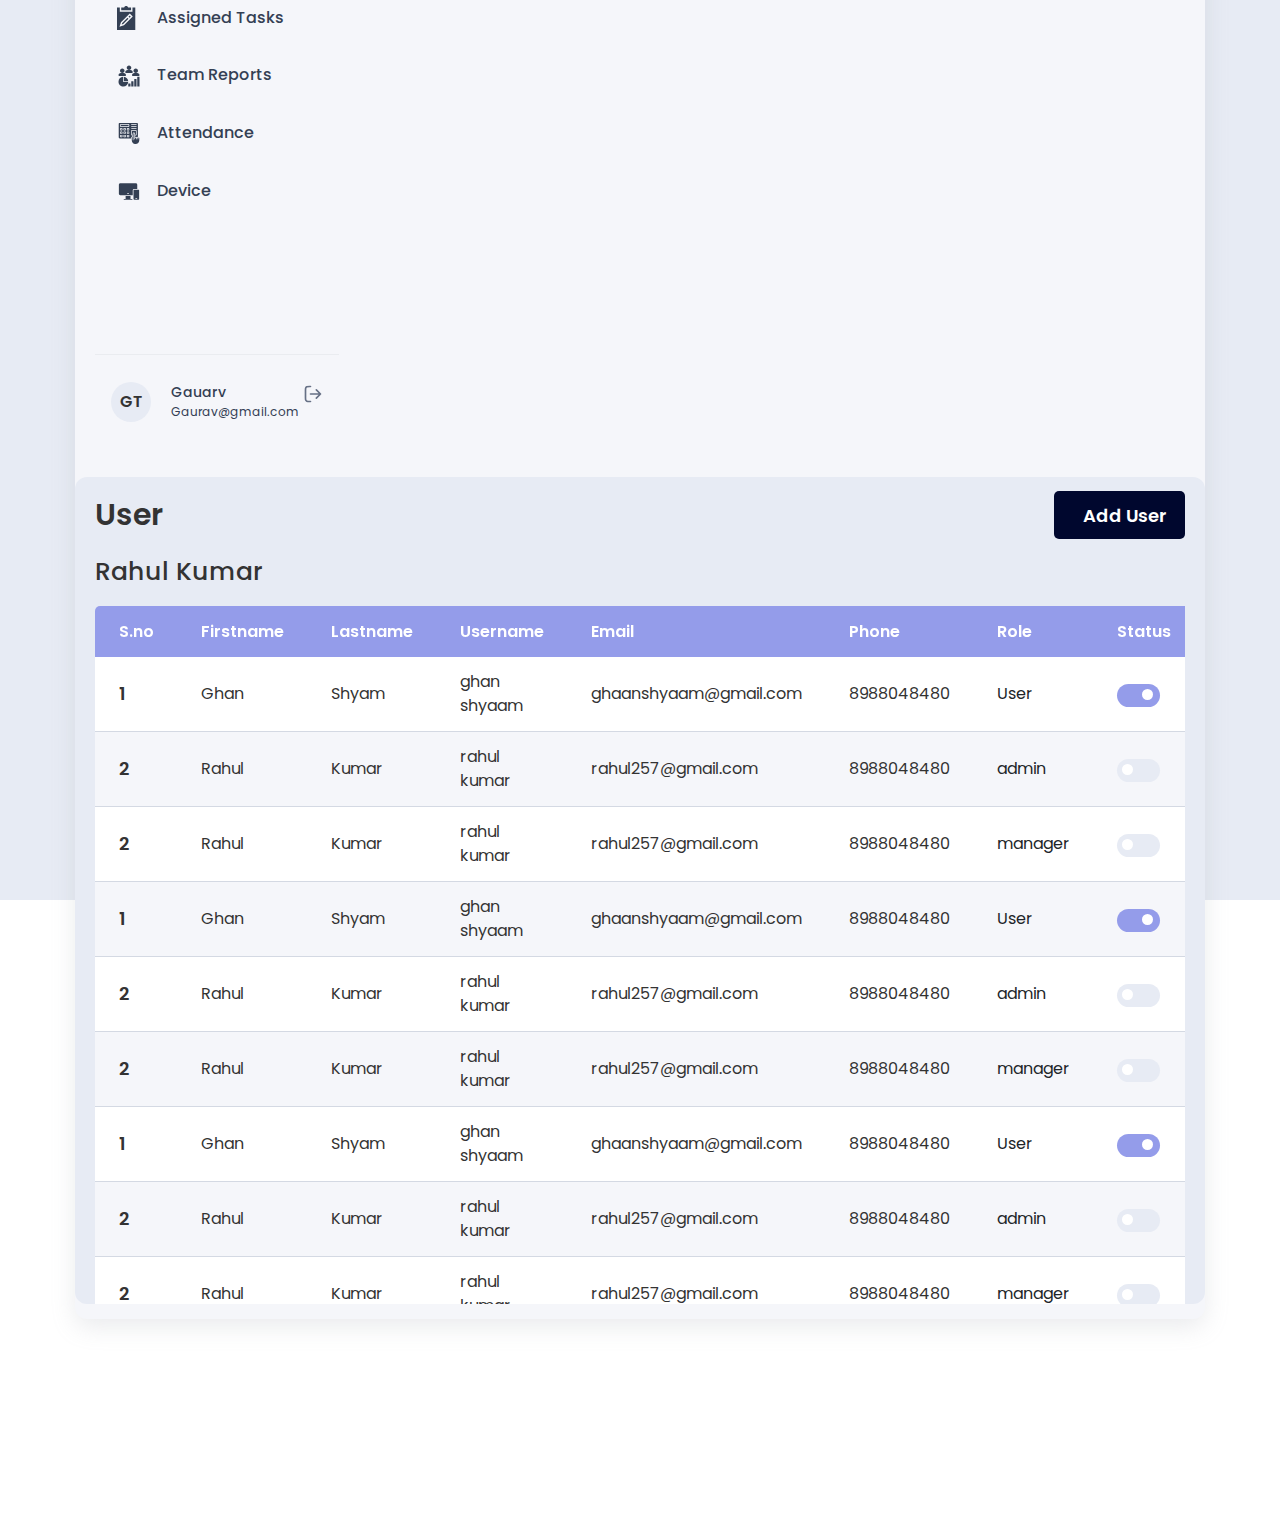
<file: reporting-status/user.html>
<!DOCTYPE html>
<html lang="en">

<head>
    <title>Reporting status</title>
    <meta charset="utf-8">
    <meta name="viewport" content="width=device-width, initial-scale=1">
    <!-- Bootstrap cdn -->
    <link href="https://cdn.jsdelivr.net/npm/bootstrap@5.3.3/dist/css/bootstrap.min.css" rel="stylesheet">
    <!-- Css cdn -->
    <link href="css/style.css" rel="stylesheet">
    <!-- favicon cdn -->
    <link rel="icon" type="image/x-icon" href="img/codeinsect_favicon.png">
    <!-- font-family cdn -->
    <link rel="preconnect" href="https://fonts.googleapis.com">
    <link rel="preconnect" href="https://fonts.gstatic.com" crossorigin>
    <link
        href="https://fonts.googleapis.com/css2?family=Poppins:ital,wght@0,100;0,200;0,300;0,400;0,500;0,600;0,700;0,800;0,900;1,100;1,200;1,300;1,400;1,500;1,600;1,700;1,800;1,900&display=swap"
        rel="stylesheet">
    <!---fontawesome cdn--->
    <link rel="stylesheet" href="https://site-assets.fontawesome.com/releases/v6.4.0/css/all.css">
</head>

<body class="user">
    <section class="main-report-outer">
        <div class="container">
            <div class="row content-wrap-inner">
                <!-- Menu sidebar -->
                <div class="col-md left-sidebar-wrapper">
                    <nav class="navbar navbar-expand-lg">
                        <div class="logo-header">
                            <a href="#" class="logo"><img src="img/codeinsects.svg"></a>
                            <div class="logo-toggle">
                                <a href="#"> <img src="img/toggle-btn.svg"></a>
                            </div>
                            <button class="navbar-toggler" type="button" data-bs-toggle="collapse"
                                data-bs-target="#reportingnavbar" aria-controls="reportingnavbar" aria-expanded="false"
                                aria-label="Toggle navigation">
                                <span class="navbar-toggler-icon"></span>
                            </button>
                        </div>
                        <div class="collapse navbar-collapse menu-wrapper-content" id="reportingnavbar">
                            <div class="left-sidebar manu-navbar">
                                <div class="menu-items">
                                    <ul>
                                        <li>
                                            <a href="index.html" class="nav-bar-inner">
                                                <span class="menu-icon">
                                                    <svg width="24" height="25" viewBox="0 0 24 25" fill="none"
                                                        xmlns="http://www.w3.org/2000/svg">
                                                        <g clip-path="url(#clip0_11_144)">
                                                            <path
                                                                d="M6.76922 9.98715H10.6154V24.5H6.76922V9.98715ZM13.3846 13.0641H17.2308V24.5H13.3846V13.0641ZM20 7.62817H23.8461V24.5H20V7.62817ZM0.153839 15.4743H3.99999V24.5H0.153839V15.4743Z"
                                                                fill="#344054" />
                                                            <path
                                                                d="M21.7907 0.5C20.7152 0.5 19.8434 1.37123 19.8434 2.44595C19.8434 2.69749 19.8916 2.93764 19.9786 3.15831L16.2256 6.35539C15.9413 6.2015 15.6229 6.12115 15.2996 6.12164C14.7431 6.12164 14.2414 6.35533 13.8865 6.72944L10.6468 5.40256C10.647 5.39 10.6477 5.37754 10.6477 5.36487C10.6477 4.29015 9.77588 3.41892 8.70039 3.41892C7.62491 3.41892 6.75311 4.29015 6.75311 5.36487C6.75311 5.47364 6.76244 5.58015 6.77962 5.68405L3.41373 7.67415C3.07079 7.4033 2.64642 7.25623 2.20942 7.25677C1.13393 7.25677 0.262085 8.128 0.262085 9.20272C0.262085 10.2774 1.13393 11.1487 2.20942 11.1487C3.28491 11.1487 4.1567 10.2774 4.1567 9.20272C4.15661 9.09578 4.14774 8.98903 4.13019 8.88354L7.49609 6.89344C7.83904 7.16429 8.26343 7.31137 8.70045 7.31082C9.25701 7.31082 9.75865 7.07713 10.1135 6.70303L13.3533 8.0299C13.3531 8.04246 13.3523 8.05492 13.3523 8.06754C13.3523 9.14226 14.2242 10.0135 15.2997 10.0135C16.3752 10.0135 17.247 9.14226 17.247 8.06754C17.247 7.84236 17.2082 7.62631 17.1378 7.42513L20.9322 4.19272C21.1993 4.32408 21.4931 4.39223 21.7907 4.3919C22.8662 4.3919 23.738 3.52067 23.738 2.44595C23.738 1.37123 22.8661 0.5 21.7907 0.5Z"
                                                                fill="#344054" />
                                                        </g>
                                                        <defs>
                                                            <clipPath id="clip0_11_144">
                                                                <rect width="24" height="24" fill="white"
                                                                    transform="translate(0 0.5)" />
                                                            </clipPath>
                                                        </defs>
                                                    </svg>

                                                </span>
                                                <span>Report</span>
                                            </a>
                                        </li>
                                        <li>
                                            <a href="pending.html" class="nav-bar-inner">
                                                <span class="menu-icon">
                                                    <svg width="24" height="25" viewBox="0 0 24 25" fill="none"
                                                        xmlns="http://www.w3.org/2000/svg">
                                                        <path fill-rule="evenodd" clip-rule="evenodd"
                                                            d="M16.6711 9.1084C13.9306 9.1084 11.7055 11.3334 11.7055 14.074C11.7055 16.8148 13.9306 19.0398 16.6711 19.0398C19.4119 19.0398 21.637 16.8148 21.637 14.074C21.637 11.3334 19.4119 9.1084 16.6711 9.1084ZM15.5074 12.6105V14.5257C15.5075 14.6244 15.527 14.7221 15.5649 14.8132C15.6028 14.9043 15.6583 14.9871 15.7282 15.0567C15.7981 15.1264 15.881 15.1816 15.9723 15.2192C16.0636 15.2567 16.1613 15.2759 16.26 15.2757L18.3679 15.268C18.5636 15.2624 18.7493 15.1805 18.8854 15.0399C19.0216 14.8993 19.0974 14.711 19.0966 14.5153C19.0959 14.3196 19.0187 14.1319 18.8816 13.9923C18.7444 13.8527 18.5581 13.7722 18.3624 13.768L17.0074 13.7728V12.6105C17.0024 12.4149 16.9212 12.2289 16.7811 12.0923C16.641 11.9557 16.4531 11.8792 16.2574 11.8792C16.0617 11.8792 15.8737 11.9557 15.7336 12.0923C15.5935 12.2289 15.5123 12.4149 15.5074 12.6105Z"
                                                            fill="#344054" />
                                                        <path fill-rule="evenodd" clip-rule="evenodd"
                                                            d="M17.7922 19.4792C17.3702 19.5764 16.9386 19.6253 16.5055 19.6251C13.3512 19.6249 10.7904 17.0643 10.7904 13.91C10.7904 10.7559 13.3512 8.19512 16.5055 8.19512C16.9479 8.19512 17.3789 8.24552 17.7922 8.3408V4.62512C17.7923 4.37887 17.7438 4.13501 17.6497 3.90749C17.5555 3.67996 17.4174 3.47322 17.2433 3.29908C17.0691 3.12495 16.8624 2.98683 16.6349 2.89261C16.4074 2.7984 16.1635 2.74994 15.9173 2.75H3.94369C3.44642 2.75 2.96951 2.94752 2.61787 3.29913C2.26622 3.65073 2.06864 4.12761 2.06857 4.62488V20.3751C2.06864 20.8724 2.26622 21.3493 2.61787 21.7009C2.96951 22.0525 3.44642 22.25 3.94369 22.25H15.9173C16.1635 22.25 16.4073 22.2015 16.6348 22.1073C16.8623 22.013 17.069 21.8749 17.2431 21.7008C17.4172 21.5267 17.5553 21.3199 17.6495 21.0924C17.7437 20.8649 17.7922 20.6211 17.7922 20.3749V19.4792ZM4.03513 18.5002H10.3419C10.5375 18.4953 10.7234 18.4141 10.86 18.274C10.9967 18.1339 11.0731 17.9459 11.0731 17.7502C11.0731 17.5545 10.9967 17.3666 10.86 17.2265C10.7234 17.0864 10.5375 17.0052 10.3419 17.0002H4.03513C3.83951 17.0052 3.65355 17.0864 3.51694 17.2265C3.38033 17.3666 3.30387 17.5545 3.30387 17.7502C3.30387 17.9459 3.38033 18.1339 3.51694 18.274C3.65355 18.4141 3.83951 18.4953 4.03513 18.5002ZM4.03513 13.25H8.76529C9.17905 13.25 9.51529 12.914 9.51529 12.5C9.51529 12.086 9.17905 11.75 8.76529 11.75H4.03513C3.83951 11.7549 3.65355 11.8361 3.51694 11.9763C3.38033 12.1164 3.30387 12.3043 3.30387 12.5C3.30387 12.6957 3.38033 12.8836 3.51694 13.0237C3.65355 13.1639 3.83951 13.2451 4.03513 13.25ZM4.03513 8.00024H12.1776C12.3732 7.99529 12.5592 7.9141 12.6958 7.77399C12.8324 7.63387 12.9089 7.44593 12.9089 7.25024C12.9089 7.05455 12.8324 6.8666 12.6958 6.72649C12.5592 6.58638 12.3732 6.50519 12.1776 6.50024H4.03513C3.83951 6.50519 3.65355 6.58638 3.51694 6.72649C3.38033 6.8666 3.30387 7.05455 3.30387 7.25024C3.30387 7.44593 3.38033 7.63387 3.51694 7.77399C3.65355 7.9141 3.83951 7.99529 4.03513 8.00024Z"
                                                            fill="#344054" />
                                                    </svg>

                                                </span>
                                                <span>All Pending</span>
                                            </a>
                                        </li>
                                        <li>
                                            <a href="user.html" class="nav-bar-inner active">
                                                <span class="menu-icon">
                                                    <svg width="24" height="24" viewBox="0 0 24 24" fill="none"
                                                        xmlns="http://www.w3.org/2000/svg">
                                                        <path
                                                            d="M12 0C8.51067 0 5.67188 2.8388 5.67188 6.32812C5.67188 9.81745 8.51067 12.6562 12 12.6562C15.4893 12.6562 18.3281 9.81745 18.3281 6.32812C18.3281 2.8388 15.4893 0 12 0ZM19.8734 16.7904C18.1409 15.0313 15.8442 14.0625 13.4062 14.0625H10.5938C8.15588 14.0625 5.85909 15.0313 4.12659 16.7904C2.40258 18.5409 1.45312 20.8515 1.45312 23.2969C1.45312 23.6852 1.76794 24 2.15625 24H21.8438C22.2321 24 22.5469 23.6852 22.5469 23.2969C22.5469 20.8515 21.5974 18.5409 19.8734 16.7904Z"
                                                            fill="#344054" />
                                                    </svg>

                                                </span>
                                                <span>User</span>
                                            </a>
                                        </li>
                                        <li>
                                            <a href="#" class="nav-bar-inner">
                                                <span class="menu-icon">
                                                    <svg width="24" height="24" viewBox="0 0 24 24" fill="none"
                                                        xmlns="http://www.w3.org/2000/svg">
                                                        <g clip-path="url(#clip0_12_234)">
                                                            <path
                                                                d="M23.1764 13.5737C22.0797 12.4771 20.2954 12.4771 19.1995 13.573L14.0524 18.7085C13.9431 18.8177 13.8625 18.9521 13.8177 19.0998L12.6967 22.79C12.648 22.9506 12.6432 23.1214 12.6829 23.2844C12.7227 23.4475 12.8055 23.597 12.9227 23.7172C13.1016 23.9004 13.3445 24.0001 13.5939 24.0001C13.6772 24.0001 13.7615 23.9889 13.8441 23.9659L17.6281 22.9178C17.7838 22.8746 17.9257 22.7919 18.0401 22.6779L23.1764 17.5513C24.2728 16.4545 24.2728 14.6704 23.1764 13.5737ZM16.89 21.1766L14.9863 21.704L15.5435 19.8698L19.0162 16.4045L20.3425 17.7306L16.89 21.1766ZM21.851 16.2247L21.6694 16.406L20.3435 15.0801L20.5246 14.8994C20.8901 14.534 21.4849 14.534 21.8505 14.8994C22.216 15.2651 22.216 15.8598 21.851 16.2247ZM10.7344 23.0624C10.7344 23.5802 10.3147 23.9999 9.7969 23.9999H3.75005C1.6824 23.9999 6.10352e-05 22.3177 6.10352e-05 20.2499V3.74999C6.10352e-05 1.6822 1.6824 0 3.75005 0H15.2761C17.3439 0 19.0261 1.6822 19.0261 3.74999V10.9687C19.0261 11.4865 18.6065 11.9062 18.0886 11.9062C17.5707 11.9062 17.1511 11.4865 17.1511 10.9687V3.74999C17.1511 2.71616 16.3099 1.87499 15.2761 1.87499H3.75005C2.71622 1.87499 1.87505 2.71616 1.87505 3.74999V20.2499C1.87505 21.2837 2.71622 22.1249 3.75005 22.1249H9.7969C10.3147 22.1249 10.7344 22.5446 10.7344 23.0624ZM15.2813 6.98435C15.2813 7.50217 14.8616 7.92184 14.3438 7.92184H11.5781C11.0603 7.92184 10.6406 7.50217 10.6406 6.98435C10.6406 6.46652 11.0603 6.04685 11.5781 6.04685H14.3438C14.8616 6.04685 15.2813 6.46652 15.2813 6.98435ZM9.62918 5.0502L7.44106 7.69844C7.28784 7.88686 7.09462 8.03883 6.8754 8.14334C6.65619 8.24785 6.41647 8.30229 6.17362 8.3027C5.75427 8.30242 5.35102 8.14127 5.04698 7.85247C5.03831 7.84428 5.02983 7.8359 5.02153 7.82734L4.01592 6.79469C3.65466 6.42368 3.66272 5.83024 4.0335 5.46898C4.40447 5.10771 4.9979 5.11554 5.35917 5.48656L6.15838 6.30724L8.18356 3.85602C8.51332 3.45683 9.10442 3.40063 9.50337 3.73039C9.90255 4.06016 9.95876 4.65101 9.62918 5.0502ZM14.3438 13.6874H11.5781C11.0603 13.6874 10.6406 13.2678 10.6406 12.75C10.6406 12.2321 11.0603 11.8125 11.5781 11.8125H14.3438C14.8616 11.8125 15.2813 12.2321 15.2813 12.75C15.2813 13.2678 14.8616 13.6874 14.3438 13.6874ZM9.62918 10.8099L7.44106 13.4584C7.28783 13.6468 7.0946 13.7987 6.87539 13.9032C6.65617 14.0077 6.41646 14.0621 6.17362 14.0624C5.75422 14.0622 5.35091 13.901 5.04679 13.6122C5.03892 13.6047 5.03104 13.597 5.02335 13.5891L4.01775 12.5621C3.65555 12.1922 3.66178 11.5986 4.03167 11.2364C4.40151 10.8741 4.99518 10.8803 5.35734 11.2503L6.15787 12.0677L8.18356 9.61576C8.51332 9.21657 9.10442 9.16056 9.50337 9.49014C9.90255 9.8199 9.95876 10.4108 9.62918 10.8099ZM9.62918 16.4818L7.44106 19.1302C7.28783 19.3186 7.0946 19.4706 6.87539 19.575C6.65617 19.6795 6.41646 19.7339 6.17362 19.7343C5.75422 19.734 5.35091 19.5729 5.04679 19.2841C5.03892 19.2766 5.03104 19.2688 5.02335 19.261L4.01775 18.2339C3.65555 17.8641 3.66178 17.2705 4.03167 16.9083C4.40151 16.5459 4.99518 16.5521 5.35734 16.9222L6.15787 17.7395L8.18356 15.2876C8.51332 14.8884 9.10442 14.8324 9.50337 15.162C9.90255 15.4918 9.95876 16.0826 9.62918 16.4818Z"
                                                                fill="#344054" />
                                                        </g>
                                                        <defs>
                                                            <clipPath id="clip0_12_234">
                                                                <rect width="24" height="24" fill="white" />
                                                            </clipPath>
                                                        </defs>
                                                    </svg>

                                                </span>
                                                <span>My Task</span>
                                            </a>
                                        </li>
                                        <li>
                                            <a href="#" class="nav-bar-inner">
                                                <span class="menu-icon">
                                                    <svg xmlns="http://www.w3.org/2000/svg" version="1.1"
                                                        xmlns:xlink="http://www.w3.org/1999/xlink" width="24"
                                                        height="24" x="0" y="0" viewBox="0 0 512 512"
                                                        style="enable-background:new 0 0 512 512" xml:space="preserve"
                                                        class="">
                                                        <g>
                                                            <path
                                                                d="M300 90H90V30h62.563C158.762 12.54 175.445 0 195 0s36.238 12.54 42.438 30H300zM111.05 364.738l-10.605 31.817 31.817-10.606L245.156 273.07l-21.226-21.226zM245.14 230.633l21.227 21.226 27.422-27.437-21.21-21.211zm0 0"
                                                                fill="#344054" opacity="1" data-original="#344054"
                                                                class=""></path>
                                                            <path
                                                                d="M330 30v90H60V30H0v482h390V30zM148.46 412.172l-95.448 31.816 31.816-95.449 187.75-187.75 63.633 63.633zm0 0"
                                                                fill="#344054" opacity="1" data-original="#344054"
                                                                class=""></path>
                                                        </g>
                                                    </svg>
                                                </span>
                                                <span> Assigned Tasks</span>
                                            </a>
                                        </li>
                                        <li>
                                            <a href="#" class="nav-bar-inner">
                                                <span class="menu-icon">
                                                    <svg width="24" height="24" viewBox="0 0 24 24" fill="none"
                                                        xmlns="http://www.w3.org/2000/svg">
                                                        <path
                                                            d="M13.125 19.5H11.625C11.4 19.5 11.25 19.65 11.25 19.875V22.5H13.5V19.875C13.5 19.65 13.35 19.5 13.125 19.5ZM16.125 17.25H14.625C14.4 17.25 14.25 17.4 14.25 17.625V22.5H16.5V17.625C16.5 17.4 16.35 17.25 16.125 17.25ZM19.125 15H17.625C17.4 15 17.25 15.15 17.25 15.375V22.5H19.5V15.375C19.5 15.15 19.35 15 19.125 15ZM22.125 12.75H20.625C20.4 12.75 20.25 12.9 20.25 13.125V22.5H22.5V13.125C22.5 12.9 22.35 12.75 22.125 12.75ZM6.75 17.25H11.25C11.1 14.85 9.15 12.975 6.75 12.75V17.25Z"
                                                            fill="#344054" />
                                                        <path
                                                            d="M6.75 18C6.3 18 6 17.7 6 17.25V12.75C3.45 12.975 1.5 15.075 1.5 17.625C1.5 20.325 3.675 22.5 6.375 22.5C8.925 22.5 11.025 20.55 11.25 18H6.75Z"
                                                            fill="#344054" />
                                                        <path
                                                            d="M12 6C13.2426 6 14.25 4.99264 14.25 3.75C14.25 2.50736 13.2426 1.5 12 1.5C10.7574 1.5 9.75 2.50736 9.75 3.75C9.75 4.99264 10.7574 6 12 6Z"
                                                            fill="#344054" />
                                                        <path
                                                            d="M13.5 6H10.5C9.225 6 8.25 6.975 8.25 8.25C8.25 8.7 8.55 9 9 9H15C15.45 9 15.75 8.7 15.75 8.25C15.75 6.975 14.775 6 13.5 6Z"
                                                            fill="#344054" />
                                                        <path
                                                            d="M5.25 9C6.49264 9 7.5 7.99264 7.5 6.75C7.5 5.50736 6.49264 4.5 5.25 4.5C4.00736 4.5 3 5.50736 3 6.75C3 7.99264 4.00736 9 5.25 9Z"
                                                            fill="#344054" />
                                                        <path
                                                            d="M6.75 9H3.75C2.475 9 1.5 9.975 1.5 11.25C1.5 11.7 1.8 12 2.25 12H8.25C8.7 12 9 11.7 9 11.25C9 9.975 8.025 9 6.75 9Z"
                                                            fill="#344054" />
                                                        <path
                                                            d="M18.75 9C19.9926 9 21 7.99264 21 6.75C21 5.50736 19.9926 4.5 18.75 4.5C17.5074 4.5 16.5 5.50736 16.5 6.75C16.5 7.99264 17.5074 9 18.75 9Z"
                                                            fill="#344054" />
                                                        <path
                                                            d="M20.25 9H17.25C15.975 9 15 9.975 15 11.25C15 11.7 15.3 12 15.75 12H21.75C22.2 12 22.5 11.7 22.5 11.25C22.5 9.975 21.525 9 20.25 9Z"
                                                            fill="#344054" />
                                                    </svg>

                                                </span>
                                                <span>Team Reports</span>
                                            </a>
                                        </li>
                                        <li>
                                            <a href="#" class="nav-bar-inner">
                                                <span class="menu-icon">
                                                    <svg width="24" height="25" viewBox="0 0 24 25" fill="none"
                                                        xmlns="http://www.w3.org/2000/svg">
                                                        <path
                                                            d="M10.556 7.72534H11.5811V8.75007H10.556V7.72534ZM10.556 14.5773H11.5811V15.6021H10.556V14.5773ZM10.556 11.1512H11.5811V12.1759H10.556V11.1512ZM7.15782 7.72534H8.18291V8.75007H7.15782V7.72534ZM3.75928 14.5773H4.78437V15.6021H3.75928V14.5773ZM7.15782 14.5773H8.18291V15.6021H7.15782V14.5773ZM3.75928 11.1512H4.78437V12.1759H3.75928V11.1512ZM7.15782 11.1512H8.18291V12.1759H7.15782V11.1512ZM3.75928 7.72534H4.78437V8.75007H3.75928V7.72534ZM18.0553 12.6232V13.805H18.6189C18.7096 13.805 18.7965 13.769 18.8606 13.7049C18.9247 13.6408 18.9607 13.5538 18.9607 13.4632V10.0068C18.9607 9.91614 18.9247 9.8292 18.8606 9.76509C18.7965 9.70099 18.7096 9.66498 18.6189 9.66498H15.1618C15.0712 9.66507 14.9844 9.70113 14.9204 9.76522C14.8563 9.82932 14.8204 9.9162 14.8204 10.0068V13.4635C14.8204 13.6519 14.9735 13.8053 15.1622 13.8053H15.7313V12.6704C15.7316 12.5019 15.7663 12.3351 15.8334 12.1805C15.9005 12.0258 15.9986 11.8865 16.1215 11.7712C16.2331 11.6638 16.3658 11.5809 16.5113 11.5276C16.6567 11.4744 16.8116 11.4521 16.9662 11.4621C17.1744 11.4734 17.3756 11.5417 17.5476 11.6595C17.6058 11.6992 17.6615 11.7443 17.7131 11.7944C17.9367 12.0283 18.0553 12.3195 18.0553 12.6232Z"
                                                            fill="#344054" />
                                                        <path
                                                            d="M15.7313 15.3447V14.4883H15.1618C14.8901 14.4881 14.6296 14.38 14.4375 14.1879C14.2454 13.9958 14.1374 13.7353 14.1371 13.4636V10.0069C14.1373 9.73514 14.2453 9.47457 14.4374 9.28238C14.6295 9.09019 14.8901 8.98209 15.1618 8.9818H18.6189C18.8906 8.98209 19.1512 9.09019 19.3433 9.28238C19.5354 9.47457 19.6434 9.73514 19.6436 10.0069V13.4636C19.6433 13.7353 19.5353 13.9958 19.3432 14.1879C19.1511 14.38 18.8906 14.4881 18.6189 14.4883H18.0553V15.9603C18.1182 15.932 18.1847 15.912 18.2524 15.896C18.2814 15.8887 18.3116 15.884 18.3414 15.8789C18.3727 15.8742 18.404 15.8709 18.4356 15.8687C18.4684 15.8662 18.5 15.8582 18.5338 15.8582C18.7178 15.8582 18.8924 15.9054 19.0513 15.9862C19.0644 15.9927 19.0767 16 19.0894 16.0069C19.1276 16.0283 19.1658 16.0491 19.2014 16.0749C19.2545 16.112 19.3047 16.1527 19.3505 16.1996C19.4581 16.0911 19.5861 16.005 19.7272 15.9462C19.8682 15.8875 20.0195 15.8573 20.1724 15.8574C20.1967 15.8574 20.2204 15.8629 20.2451 15.8647C20.2927 15.8673 20.3411 15.8698 20.3876 15.8785C20.4174 15.884 20.4454 15.8942 20.4745 15.9018C20.5156 15.9127 20.5564 15.9236 20.5956 15.9385C20.624 15.9494 20.6502 15.964 20.6771 15.9771C20.7153 15.9956 20.7527 16.0145 20.7884 16.0371C20.8138 16.0531 20.8371 16.0713 20.8611 16.0891C20.8822 16.1047 20.9047 16.1174 20.9247 16.1345V2.93562C20.9244 2.66393 20.8164 2.40345 20.6243 2.21134C20.4322 2.01923 20.1717 1.91118 19.9 1.91089H2.73454C2.46285 1.91118 2.20237 2.01923 2.01026 2.21134C1.81815 2.40345 1.7101 2.66393 1.70981 2.93562V16.3705C1.71 16.6423 1.81801 16.9028 2.01013 17.095C2.20226 17.2872 2.46279 17.3953 2.73454 17.3956H14.0916V17.0873C14.0921 16.6427 14.2619 16.215 14.5666 15.8913C14.8713 15.5675 15.2875 15.3721 15.7313 15.3447ZM14.4804 3.35089H19.3022C19.39 3.35494 19.4729 3.39269 19.5336 3.45628C19.5943 3.51987 19.6282 3.60442 19.6282 3.69234C19.6282 3.78027 19.5943 3.86482 19.5336 3.92841C19.4729 3.992 19.39 4.02974 19.3022 4.0338H14.48C14.3922 4.02974 14.3093 3.992 14.2485 3.92841C14.1878 3.86482 14.1539 3.78027 14.1539 3.69234C14.1539 3.60442 14.1878 3.51987 14.2485 3.45628C14.3093 3.39269 14.3925 3.35494 14.4804 3.35089ZM14.4804 5.19634H19.3022C19.3928 5.19634 19.4798 5.23236 19.5439 5.29646C19.608 5.36056 19.644 5.44751 19.644 5.53816C19.644 5.62882 19.608 5.71576 19.5439 5.77986C19.4798 5.84397 19.3928 5.87998 19.3022 5.87998H14.48C14.3893 5.87998 14.3024 5.84397 14.2383 5.77986C14.1742 5.71576 14.1382 5.62882 14.1382 5.53816C14.1382 5.44751 14.1742 5.36056 14.2383 5.29646C14.3024 5.23236 14.3897 5.19634 14.4804 5.19634ZM14.4804 7.04216H19.3022C19.3909 7.04505 19.4749 7.08232 19.5366 7.14607C19.5983 7.20982 19.6328 7.29507 19.6328 7.3838C19.6328 7.47252 19.5983 7.55777 19.5366 7.62153C19.4749 7.68528 19.3909 7.72254 19.3022 7.72543H14.48C14.3913 7.72254 14.3072 7.68528 14.2455 7.62153C14.1838 7.55777 14.1493 7.47252 14.1493 7.3838C14.1493 7.29507 14.1838 7.20982 14.2455 7.14607C14.3072 7.08232 14.3917 7.04505 14.4804 7.04216ZM5.46726 15.6022C5.46707 15.7832 5.39506 15.9568 5.26703 16.0848C5.139 16.2129 4.96541 16.2849 4.78435 16.2851H3.75926C3.5782 16.2849 3.40461 16.2129 3.27659 16.0848C3.14856 15.9568 3.07655 15.7832 3.07635 15.6022V14.5774C3.07635 14.3962 3.14828 14.2225 3.27633 14.0943C3.40438 13.9661 3.57808 13.894 3.75926 13.8938H4.78435C4.96554 13.894 5.13924 13.9661 5.26729 14.0943C5.39534 14.2225 5.46726 14.3962 5.46726 14.5774V15.6022ZM5.46726 12.176C5.46717 12.3571 5.3952 12.5308 5.26716 12.6589C5.13912 12.787 4.96548 12.8591 4.78435 12.8593H3.75926C3.57814 12.8591 3.4045 12.787 3.27646 12.6589C3.14842 12.5308 3.07645 12.3571 3.07635 12.176V11.1513C3.07645 10.9701 3.14842 10.7964 3.27646 10.6683C3.4045 10.5402 3.57814 10.4682 3.75926 10.468H4.78435C4.96548 10.4682 5.13912 10.5402 5.26716 10.6683C5.3952 10.7964 5.46717 10.9701 5.46726 11.1513V12.176ZM5.46726 8.75052C5.46707 8.93158 5.39506 9.10517 5.26703 9.2332C5.139 9.36123 4.96541 9.43324 4.78435 9.43343H3.75926C3.57814 9.43324 3.4045 9.36118 3.27646 9.23307C3.14842 9.10497 3.07645 8.93128 3.07635 8.75016V7.72543C3.07645 7.54431 3.14842 7.37063 3.27646 7.24252C3.4045 7.11442 3.57814 7.04235 3.75926 7.04216H4.78435C4.96548 7.04235 5.13912 7.11442 5.26716 7.24252C5.3952 7.37063 5.46717 7.54431 5.46726 7.72543V8.75052ZM8.86581 15.6022C8.86562 15.7833 8.79355 15.9569 8.66545 16.085C8.53734 16.213 8.36366 16.285 8.18254 16.2851H7.15781C6.97669 16.285 6.803 16.213 6.6749 16.085C6.54679 15.9569 6.47473 15.7833 6.47454 15.6022V14.5774C6.47454 14.3962 6.54651 14.2224 6.67464 14.0942C6.80277 13.966 6.97656 13.8939 7.15781 13.8938H8.18254C8.36378 13.8939 8.53758 13.966 8.6657 14.0942C8.79383 14.2224 8.86581 14.3962 8.86581 14.5774V15.6022ZM8.86581 12.176C8.86571 12.3572 8.79369 12.5309 8.66558 12.659C8.53746 12.7871 8.36372 12.8592 8.18254 12.8593H7.15781C6.97662 12.8592 6.80289 12.7871 6.67477 12.659C6.54665 12.5309 6.47463 12.3572 6.47454 12.176V11.1513C6.47463 10.9701 6.54665 10.7963 6.67477 10.6682C6.80289 10.5401 6.97662 10.4681 7.15781 10.468H8.18254C8.36372 10.4681 8.53746 10.5401 8.66558 10.6682C8.79369 10.7963 8.86571 10.9701 8.86581 11.1513V12.176ZM8.86581 8.75052C8.86562 8.93165 8.79355 9.10529 8.66545 9.23333C8.53734 9.36137 8.36366 9.43334 8.18254 9.43343H7.15781C6.97662 9.43334 6.80289 9.36132 6.67477 9.2332C6.54665 9.10508 6.47463 8.93135 6.47454 8.75016V7.72543C6.47463 7.54425 6.54665 7.37051 6.67477 7.24239C6.80289 7.11428 6.97662 7.04226 7.15781 7.04216H8.18254C8.36372 7.04226 8.53746 7.11428 8.66558 7.24239C8.79369 7.37051 8.86571 7.54425 8.86581 7.72543V8.75052ZM12.264 15.6022C12.2638 15.7833 12.1917 15.957 12.0635 16.0851C11.9353 16.2131 11.7615 16.2851 11.5804 16.2851H10.5564C10.3752 16.2851 10.2014 16.2131 10.0732 16.0851C9.94502 15.957 9.87291 15.7833 9.87272 15.6022V14.5774C9.87272 14.3961 9.94474 14.2222 10.0729 14.094C10.2012 13.9658 10.375 13.8938 10.5564 13.8938H11.5811C11.7623 13.8939 11.9361 13.966 12.0642 14.0942C12.1924 14.2224 12.2644 14.3962 12.2644 14.5774L12.264 15.6022ZM12.264 12.176C12.2639 12.3572 12.1918 12.531 12.0636 12.6591C11.9354 12.7873 11.7616 12.8593 11.5804 12.8593H10.5564C10.3751 12.8593 10.2013 12.7873 10.0731 12.6591C9.94488 12.531 9.87281 12.3572 9.87272 12.176V11.1513C9.87281 10.97 9.94488 10.7962 10.0731 10.6681C10.2013 10.54 10.3751 10.468 10.5564 10.468H11.5811C11.7623 10.4681 11.936 10.5401 12.0641 10.6682C12.1922 10.7963 12.2643 10.9701 12.2644 11.1513L12.264 12.176ZM12.264 8.75052C12.2638 8.93171 12.1917 9.10541 12.0635 9.23346C11.9353 9.36151 11.7615 9.43343 11.5804 9.43343H10.5564C10.3751 9.43343 10.2013 9.36146 10.0731 9.23333C9.94488 9.1052 9.87281 8.93141 9.87272 8.75016V7.72543C9.87281 7.54419 9.94488 7.37039 10.0731 7.24227C10.2013 7.11414 10.3751 7.04216 10.5564 7.04216H11.5811C11.7623 7.04226 11.936 7.11428 12.0641 7.24239C12.1922 7.37051 12.2643 7.54425 12.2644 7.72543L12.264 8.75052ZM12.264 4.98252C12.2638 5.25434 12.1557 5.51496 11.9635 5.70716C11.7713 5.89936 11.5107 6.00742 11.2389 6.00762H4.10072C3.82903 6.00723 3.56859 5.89908 3.37655 5.7069C3.18451 5.51473 3.07655 5.25421 3.07635 4.98252V4.04616C3.07664 3.77448 3.1847 3.514 3.37681 3.32189C3.56892 3.12978 3.82939 3.02172 4.10108 3.02143H11.2393C11.5109 3.02172 11.7714 3.12978 11.9635 3.32189C12.1556 3.514 12.2637 3.77448 12.264 4.04616V4.98252Z"
                                                            fill="#344054" />
                                                        <path
                                                            d="M21.4982 16.6611C21.4964 16.6622 21.4956 16.664 21.4942 16.6651L21.4916 16.6687C21.3935 16.7545 21.3346 16.8869 21.3346 17.0233L21.3338 17.028V18.0916C21.3309 18.1803 21.2937 18.2644 21.2299 18.3261C21.1662 18.3878 21.0809 18.4223 20.9922 18.4223C20.9035 18.4223 20.8182 18.3878 20.7545 18.3261C20.6907 18.2644 20.6534 18.1803 20.6506 18.0916V17.0225C20.6506 16.8934 20.6011 16.7731 20.5116 16.6833C20.4684 16.6392 20.4168 16.6041 20.36 16.58C20.3589 16.5793 20.3582 16.5782 20.3571 16.5778C20.2841 16.548 20.2049 16.5367 20.1264 16.5448C20.048 16.5528 19.9727 16.5801 19.9073 16.6241C19.8419 16.6681 19.7883 16.7275 19.7513 16.7971C19.7142 16.8668 19.6949 16.9444 19.6949 17.0233C19.6949 17.0276 19.6927 17.0313 19.6924 17.0356V18.0905C19.6895 18.1792 19.6522 18.2633 19.5885 18.325C19.5247 18.3867 19.4395 18.4212 19.3507 18.4212C19.262 18.4212 19.1768 18.3867 19.113 18.325C19.0493 18.2633 19.012 18.1792 19.0091 18.0905V17.0214L19.0098 17.0182C19.0086 16.8923 18.9578 16.7719 18.8684 16.6833C18.825 16.6383 18.7731 16.6026 18.7156 16.5782C18.6581 16.5538 18.5963 16.5413 18.5338 16.5414C18.2698 16.5414 18.0553 16.7574 18.0553 17.0233C18.0553 17.0269 18.0535 17.0294 18.0535 17.0331V18.0905C18.0535 18.1812 18.0174 18.2681 17.9533 18.3322C17.8892 18.3963 17.8023 18.4323 17.7116 18.4323C17.621 18.4323 17.534 18.3963 17.4699 18.3322C17.4058 18.2681 17.3698 18.1812 17.3698 18.0905L17.3713 12.6225C17.3713 12.4953 17.3196 12.3716 17.2266 12.2745C17.2051 12.2548 17.182 12.2371 17.1575 12.2214C17.0893 12.1757 17.01 12.1491 16.928 12.1447H16.9207C16.8638 12.1423 16.8069 12.1508 16.7531 12.1698L16.74 12.1745C16.6895 12.1945 16.6422 12.2247 16.5993 12.2629C16.5964 12.2658 16.5927 12.2676 16.5898 12.2702C16.535 12.3216 16.4912 12.3837 16.4613 12.4527C16.4313 12.5217 16.4158 12.5961 16.4156 12.6713L16.4146 18.9491C16.4117 19.0378 16.3744 19.1218 16.3106 19.1835C16.2469 19.2452 16.1616 19.2797 16.0729 19.2797C15.9842 19.2797 15.8989 19.2452 15.8352 19.1835C15.7714 19.1218 15.7342 19.0378 15.7313 18.9491V16.0327C15.4697 16.0593 15.2273 16.1818 15.0508 16.3767C14.8744 16.5717 14.7765 16.8251 14.776 17.088V17.7371C14.776 17.7389 14.7749 17.7403 14.7749 17.7422V19.3316C14.7749 20.3342 15.1655 21.2785 15.8746 21.9905C16.2234 22.3398 16.6378 22.6166 17.094 22.8052C17.5502 22.9937 18.0391 23.0902 18.5327 23.0891C20.6044 23.0891 22.2902 21.4036 22.2902 19.3316V17.0225C22.2902 16.8953 22.2396 16.7738 22.1484 16.6803C21.9746 16.5065 21.6724 16.4993 21.4982 16.6611ZM11.2389 3.70435H4.10073C4.01014 3.70444 3.92329 3.7405 3.85926 3.80459C3.79524 3.86868 3.75928 3.95557 3.75928 4.04616V4.98253C3.75928 5.17089 3.91273 5.32435 4.1011 5.32435H11.2393C11.3299 5.32425 11.4167 5.28819 11.4807 5.2241C11.5448 5.16001 11.5807 5.07312 11.5807 4.98253V4.04616C11.5807 3.95551 11.5447 3.86857 11.4806 3.80446C11.4165 3.74036 11.3296 3.70435 11.2389 3.70435Z"
                                                            fill="#344054" />
                                                    </svg>

                                                </span>
                                                <span>Attendance</span>
                                            </a>
                                        </li>
                                        <li>
                                            <a href="#" class="nav-bar-inner">
                                                <span class="menu-icon">
                                                    <svg width="24" height="25" viewBox="0 0 24 25" fill="none"
                                                        xmlns="http://www.w3.org/2000/svg">
                                                        <path
                                                            d="M21.3169 10.625H17.3081C17.0939 10.6253 16.8885 10.7105 16.737 10.862C16.5855 11.0135 16.5003 11.2189 16.5 11.4331V19.9419C16.5 20.3874 16.8626 20.75 17.3077 20.75H21.3165C21.5308 20.7498 21.7363 20.6646 21.8878 20.5131C22.0394 20.3616 22.1247 20.1562 22.125 19.9419V11.4331C22.1247 11.2189 22.0395 11.0135 21.888 10.862C21.7365 10.7105 21.5311 10.6253 21.3169 10.625ZM19.875 19.625H18.75C18.6505 19.625 18.5552 19.5855 18.4848 19.5152C18.4145 19.4448 18.375 19.3495 18.375 19.25C18.375 19.1505 18.4145 19.0552 18.4848 18.9848C18.5552 18.9145 18.6505 18.875 18.75 18.875H19.875C19.9745 18.875 20.0698 18.9145 20.1402 18.9848C20.2105 19.0552 20.25 19.1505 20.25 19.25C20.25 19.3495 20.2105 19.4448 20.1402 19.5152C20.0698 19.5855 19.9745 19.625 19.875 19.625Z"
                                                            fill="#344054" />
                                                        <path
                                                            d="M20.25 9.87501V5.66713C20.249 5.2916 20.0998 4.93164 19.8349 4.66551C19.7036 4.53336 19.5474 4.42859 19.3753 4.35727C19.2033 4.28594 19.0188 4.24949 18.8325 4.25001H3.29213C2.9164 4.2504 2.55618 4.39983 2.2905 4.66551C2.02483 4.93119 1.8754 5.29141 1.875 5.66713V14.8329C1.87589 15.2084 2.02494 15.5683 2.28975 15.8345C2.5561 16.0996 2.91631 16.249 3.29213 16.25H15.75V11.4331C15.7504 11.0201 15.9146 10.624 16.2067 10.3319C16.4987 10.0398 16.8947 9.8755 17.3077 9.87501H20.25ZM11.625 14.9199H10.5C10.4005 14.9199 10.3052 14.8804 10.2348 14.81C10.1645 14.7397 10.125 14.6443 10.125 14.5449C10.125 14.4454 10.1645 14.35 10.2348 14.2797C10.3052 14.2094 10.4005 14.1699 10.5 14.1699H11.625C11.7245 14.1699 11.8198 14.2094 11.8902 14.2797C11.9605 14.35 12 14.4454 12 14.5449C12 14.6443 11.9605 14.7397 11.8902 14.81C11.8198 14.8804 11.7245 14.9199 11.625 14.9199ZM15 20H13.5V17H8.625V20H7.125C7.02554 20 6.93016 20.0395 6.85983 20.1098C6.78951 20.1802 6.75 20.2755 6.75 20.375C6.75 20.4745 6.78951 20.5698 6.85983 20.6402C6.93016 20.7105 7.02554 20.75 7.125 20.75H15C15.0995 20.75 15.1948 20.7105 15.2652 20.6402C15.3355 20.5698 15.375 20.4745 15.375 20.375C15.375 20.2755 15.3355 20.1802 15.2652 20.1098C15.1948 20.0395 15.0995 20 15 20Z"
                                                            fill="#344054" />
                                                    </svg>

                                                </span>
                                                <span>Device</span>
                                            </a>
                                        </li>
                                    </ul>
                                </div>
                            </div>
                            <div class="bottom-bar left-sidebar">
                                <ul>
                                    <li>
                                        <div class="bottom-menu-login">
                                            <div class="user-wrapper-content">
                                                <div class="user-profile-active">
                                                    <div class="user-profile-inner">
                                                        <h5>GT</h5>
                                                        <span></span>
                                                    </div>
                                                </div>
                                                <div class="user-profile-detail">
                                                    <h5>Gauarv</h5>
                                                    <h6>Gaurav@gmail.com</h6>
                                                </div>
                                                <a href="#"> <svg xmlns="http://www.w3.org/2000/svg" width="20"
                                                        height="20" viewBox="0 0 20 20" fill="none">
                                                        <path
                                                            d="M13.3333 14.1667L17.5 10M17.5 10L13.3333 5.83333M17.5 10H7.5M7.5 2.5H6.5C5.09987 2.5 4.3998 2.5 3.86502 2.77248C3.39462 3.01217 3.01217 3.39462 2.77248 3.86502C2.5 4.3998 2.5 5.09987 2.5 6.5V13.5C2.5 14.9001 2.5 15.6002 2.77248 16.135C3.01217 16.6054 3.39462 16.9878 3.86502 17.2275C4.3998 17.5 5.09987 17.5 6.5 17.5H7.5"
                                                            stroke="#667085" stroke-width="1.66667"
                                                            stroke-linecap="round" stroke-linejoin="round" />
                                                    </svg>
                                                </a>
                                            </div>
                                        </div>
                                    </li>
                                </ul>
                            </div>
                        </div>
                    </nav>
                </div>
                <!-- asidebar -->
                <div class="col-md right-sidebar-wrapper p0">
                    <div class="report-content-wrapper rlspace">
                        <div class="header-content-area">
                            <div class="page-title">
                                <h2>User </h2>
                            </div>
                            <div class="report-dropdoze">
                                <div class="dropdown-btn-outer">
                                    <button type="button" class="dropdown-report-inner" data-bs-toggle="modal"
                                        data-bs-target="#myModal"><i class="fa-solid fa-plus"></i><span>Add
                                            User</span></button>
                                </div>
                            </div>
                        </div>
                        <div class="report-table-wrapper">

                            <!-- table-data -->
                            <div class="report-table-wrapper">
                                <div class="header-content-area">
                                    <div class="page-title">
                                        <h3>Rahul Kumar </h3>
                                    </div>

                                </div>
                                <div class="report-wrapper-box">
                                    <table class="report-table-box">
                                        <thead>
                                            <tr>
                                                <th style="width: 50px;">S.no</th>
                                                <th style="width: 100px;">Firstname</th>
                                                <th style="width: 100px;">Lastname</th>
                                                <th>Username</th>
                                                <th>Email</th>
                                                <th>Phone</th>
                                                <th>Role</th>
                                                <th>Status</th>
                                                <th>Action</th>
                                            </tr>
                                        </thead>
                                        <tbody>
                                            <tr>
                                                <td data-label="S.no" class="table-data"><span>1</span></td>
                                                <td data-label="project" class="table-data">Ghan</td>
                                                <td dat-label="task" class="table-data">Shyam</td>
                                                <td data-label="date" class="table-data">ghan shyaam</td>
                                                <td data-label="status" class="table-data">
                                                    ghaanshyaam@gmail.com
                                                </td>
                                                <td data-label="time" class="table-data">8988048480</td>
                                                <td data-label="action">
                                                    User
                                                </td>
                                                <td data-label="action">
                                                    <div class="switch-toggle-wrap">
                                                        <label class="toggle">
                                                            <input class="toggle-checkbox" type="checkbox" checked>
                                                            <div class="toggle-switch"></div>
                                                        </label>
                                                    </div>
                                                </td>
                                                <td data-label="action">
                                                    <div class="delete-icon">
                                                        <img src="img/edit.svg">
                                                        <img src="img/delete.svg">
                                                    </div>
                                                </td>
                                            </tr>
                                            <tr>
                                                <td data-label="S.no" class="table-data"><span>2</span></td>
                                                <td data-label="project" class="table-data">Rahul</td>
                                                <td dat-label="task" class="table-data">Kumar</td>
                                                <td data-label="date" class="table-data">rahul kumar</td>
                                                <td data-label="status" class="table-data">
                                                    rahul257@gmail.com
                                                </td>
                                                <td data-label="time" class="table-data">8988048480</td>
                                                <td data-label="action">
                                                    admin
                                                </td>
                                                <td data-label="action">
                                                    <div class="switch-toggle-wrap">
                                                        <label class="toggle">
                                                            <input class="toggle-checkbox" type="checkbox">
                                                            <div class="toggle-switch"></div>
                                                        </label>
                                                    </div>
                                                </td>
                                                <td data-label="action">
                                                    <div class="delete-icon">
                                                        <img src="img/edit.svg">
                                                        <img src="img/delete.svg">
                                                    </div>
                                                </td>
                                            </tr>
                                            <tr>
                                                <td data-label="S.no" class="table-data"><span>2</span></td>
                                                <td data-label="project" class="table-data">Rahul</td>
                                                <td dat-label="task" class="table-data">Kumar</td>
                                                <td data-label="date" class="table-data">rahul kumar</td>
                                                <td data-label="status" class="table-data">
                                                    rahul257@gmail.com
                                                </td>
                                                <td data-label="time" class="table-data">8988048480</td>
                                                <td data-label="action">
                                                    manager
                                                </td>
                                                <td data-label="action">
                                                    <div class="switch-toggle-wrap">
                                                        <label class="toggle">
                                                            <input class="toggle-checkbox" type="checkbox">
                                                            <div class="toggle-switch"></div>
                                                        </label>
                                                    </div>
                                                </td>
                                                <td data-label="action">
                                                    <div class="delete-icon">
                                                        <img src="img/edit.svg">
                                                        <img src="img/delete.svg">
                                                    </div>
                                                </td>
                                            </tr>
                                            <tr>
                                                <td data-label="S.no" class="table-data"><span>1</span></td>
                                                <td data-label="project" class="table-data">Ghan</td>
                                                <td dat-label="task" class="table-data">Shyam</td>
                                                <td data-label="date" class="table-data">ghan shyaam</td>
                                                <td data-label="status" class="table-data">
                                                    ghaanshyaam@gmail.com
                                                </td>
                                                <td data-label="time" class="table-data">8988048480</td>
                                                <td data-label="action">
                                                    User
                                                </td>
                                                <td data-label="action">
                                                    <div class="switch-toggle-wrap">
                                                        <label class="toggle">
                                                            <input class="toggle-checkbox" type="checkbox" checked>
                                                            <div class="toggle-switch"></div>
                                                        </label>
                                                    </div>
                                                </td>
                                                <td data-label="action">
                                                    <div class="delete-icon">
                                                        <img src="img/edit.svg">
                                                        <img src="img/delete.svg">
                                                    </div>
                                                </td>
                                            </tr>
                                            <tr>
                                                <td data-label="S.no" class="table-data"><span>2</span></td>
                                                <td data-label="project" class="table-data">Rahul</td>
                                                <td dat-label="task" class="table-data">Kumar</td>
                                                <td data-label="date" class="table-data">rahul kumar</td>
                                                <td data-label="status" class="table-data">
                                                    rahul257@gmail.com
                                                </td>
                                                <td data-label="time" class="table-data">8988048480</td>
                                                <td data-label="action">
                                                    admin
                                                </td>
                                                <td data-label="action">
                                                    <div class="switch-toggle-wrap">
                                                        <label class="toggle">
                                                            <input class="toggle-checkbox" type="checkbox">
                                                            <div class="toggle-switch"></div>
                                                        </label>
                                                    </div>
                                                </td>
                                                <td data-label="action">
                                                    <div class="delete-icon">
                                                        <img src="img/edit.svg">
                                                        <img src="img/delete.svg">
                                                    </div>
                                                </td>
                                            </tr>
                                            <tr>
                                                <td data-label="S.no" class="table-data"><span>2</span></td>
                                                <td data-label="project" class="table-data">Rahul</td>
                                                <td dat-label="task" class="table-data">Kumar</td>
                                                <td data-label="date" class="table-data">rahul kumar</td>
                                                <td data-label="status" class="table-data">
                                                    rahul257@gmail.com
                                                </td>
                                                <td data-label="time" class="table-data">8988048480</td>
                                                <td data-label="action">
                                                    manager
                                                </td>
                                                <td data-label="action">
                                                    <div class="switch-toggle-wrap">
                                                        <label class="toggle">
                                                            <input class="toggle-checkbox" type="checkbox">
                                                            <div class="toggle-switch"></div>
                                                        </label>
                                                    </div>
                                                </td>
                                                <td data-label="action">
                                                    <div class="delete-icon">
                                                        <img src="img/edit.svg">
                                                        <img src="img/delete.svg">
                                                    </div>
                                                </td>
                                            </tr>
                                            <tr>
                                                <td data-label="S.no" class="table-data"><span>1</span></td>
                                                <td data-label="project" class="table-data">Ghan</td>
                                                <td dat-label="task" class="table-data">Shyam</td>
                                                <td data-label="date" class="table-data">ghan shyaam</td>
                                                <td data-label="status" class="table-data">
                                                    ghaanshyaam@gmail.com
                                                </td>
                                                <td data-label="time" class="table-data">8988048480</td>
                                                <td data-label="action">
                                                    User
                                                </td>
                                                <td data-label="action">
                                                    <div class="switch-toggle-wrap">
                                                        <label class="toggle">
                                                            <input class="toggle-checkbox" type="checkbox" checked>
                                                            <div class="toggle-switch"></div>
                                                        </label>
                                                    </div>
                                                </td>
                                                <td data-label="action">
                                                    <div class="delete-icon">
                                                        <img src="img/edit.svg">
                                                        <img src="img/delete.svg">
                                                    </div>
                                                </td>
                                            </tr>
                                            <tr>
                                                <td data-label="S.no" class="table-data"><span>2</span></td>
                                                <td data-label="project" class="table-data">Rahul</td>
                                                <td dat-label="task" class="table-data">Kumar</td>
                                                <td data-label="date" class="table-data">rahul kumar</td>
                                                <td data-label="status" class="table-data">
                                                    rahul257@gmail.com
                                                </td>
                                                <td data-label="time" class="table-data">8988048480</td>
                                                <td data-label="action">
                                                    admin
                                                </td>
                                                <td data-label="action">
                                                    <div class="switch-toggle-wrap">
                                                        <label class="toggle">
                                                            <input class="toggle-checkbox" type="checkbox">
                                                            <div class="toggle-switch"></div>
                                                        </label>
                                                    </div>
                                                </td>
                                                <td data-label="action">
                                                    <div class="delete-icon">
                                                        <img src="img/edit.svg">
                                                        <img src="img/delete.svg">
                                                    </div>
                                                </td>
                                            </tr>
                                            <tr>
                                                <td data-label="S.no" class="table-data"><span>2</span></td>
                                                <td data-label="project" class="table-data">Rahul</td>
                                                <td dat-label="task" class="table-data">Kumar</td>
                                                <td data-label="date" class="table-data">rahul kumar</td>
                                                <td data-label="status" class="table-data">
                                                    rahul257@gmail.com
                                                </td>
                                                <td data-label="time" class="table-data">8988048480</td>
                                                <td data-label="action">
                                                    manager
                                                </td>
                                                <td data-label="action">
                                                    <div class="switch-toggle-wrap">
                                                        <label class="toggle">
                                                            <input class="toggle-checkbox" type="checkbox">
                                                            <div class="toggle-switch"></div>
                                                        </label>
                                                    </div>
                                                </td>
                                                <td data-label="action">
                                                    <div class="delete-icon">
                                                        <img src="img/edit.svg">
                                                        <img src="img/delete.svg">
                                                    </div>
                                                </td>
                                            </tr>
                                            <tr>
                                                <td data-label="S.no" class="table-data"><span>1</span></td>
                                                <td data-label="project" class="table-data">Ghan</td>
                                                <td dat-label="task" class="table-data">Shyam</td>
                                                <td data-label="date" class="table-data">ghan shyaam</td>
                                                <td data-label="status" class="table-data">
                                                    ghaanshyaam@gmail.com
                                                </td>
                                                <td data-label="time" class="table-data">8988048480</td>
                                                <td data-label="action">
                                                    User
                                                </td>
                                                <td data-label="action">
                                                    <div class="switch-toggle-wrap">
                                                        <label class="toggle">
                                                            <input class="toggle-checkbox" type="checkbox" checked>
                                                            <div class="toggle-switch"></div>
                                                        </label>
                                                    </div>
                                                </td>
                                                <td data-label="action">
                                                    <div class="delete-icon">
                                                        <img src="img/edit.svg">
                                                        <img src="img/delete.svg">
                                                    </div>
                                                </td>
                                            </tr>
                                            <tr>
                                                <td data-label="S.no" class="table-data"><span>2</span></td>
                                                <td data-label="project" class="table-data">Rahul</td>
                                                <td dat-label="task" class="table-data">Kumar</td>
                                                <td data-label="date" class="table-data">rahul kumar</td>
                                                <td data-label="status" class="table-data">
                                                    rahul257@gmail.com
                                                </td>
                                                <td data-label="time" class="table-data">8988048480</td>
                                                <td data-label="action">
                                                    admin
                                                </td>
                                                <td data-label="action">
                                                    <div class="switch-toggle-wrap">
                                                        <label class="toggle">
                                                            <input class="toggle-checkbox" type="checkbox">
                                                            <div class="toggle-switch"></div>
                                                        </label>
                                                    </div>
                                                </td>
                                                <td data-label="action">
                                                    <div class="delete-icon">
                                                        <img src="img/edit.svg">
                                                        <img src="img/delete.svg">
                                                    </div>
                                                </td>
                                            </tr>
                                            <tr>
                                                <td data-label="S.no" class="table-data"><span>2</span></td>
                                                <td data-label="project" class="table-data">Rahul</td>
                                                <td dat-label="task" class="table-data">Kumar</td>
                                                <td data-label="date" class="table-data">rahul kumar</td>
                                                <td data-label="status" class="table-data">
                                                    rahul257@gmail.com
                                                </td>
                                                <td data-label="time" class="table-data">8988048480</td>
                                                <td data-label="action">
                                                    manager
                                                </td>
                                                <td data-label="action">
                                                    <div class="switch-toggle-wrap">
                                                        <label class="toggle">
                                                            <input class="toggle-checkbox" type="checkbox">
                                                            <div class="toggle-switch"></div>
                                                        </label>
                                                    </div>
                                                </td>
                                                <td data-label="action">
                                                    <div class="delete-icon">
                                                        <img src="img/edit.svg">
                                                        <img src="img/delete.svg">
                                                    </div>
                                                </td>
                                            </tr>
                                        </tbody>
                                    </table>
                                </div>
                            </div>
                        </div>
                    </div>
                </div>
            </div>
        </div>
    </section>
    <!-- user modal -->


    <!-- Modal -->
    <div class="modal right" id="myModal">
        <div class="modal-dialog">
            <div class="modal-content">

                <!-- Modal Header -->
                <div class="modal-header">
                    <h4 class="modal-title">Add User</h4>
                    <button type="button" class="btn-close" data-bs-dismiss="modal"></button>
                </div>

                <!-- Modal body -->
                <div class="modal-body">
                    <form class="form-wraper">
                        <div class="form-wrapper">
                            <label for="Firstname">First name</label>
                            <input type="text" name="Firstname" placeholder="Enter your first name" class="form-inut">
                        </div>
                        <div class="form-wrapper">
                            <label for="lastname">Last name</label>
                            <input type="text" name="lastname" placeholder="Enter your last name" class="form-inut">
                        </div>
                        <div class="form-wrapper">
                            <label for="Username">User name</label>
                            <input type="text" name="Username" placeholder="Enter your user name" class="form-inut">
                        </div>
                        <div class="form-wrapper">
                            <label for="email">Email</label>
                            <input type="email" name="email" placeholder="Enter your email" class="form-inut">
                        </div>
                        <div class="password-wrap">
                            <div class="form-wrapper">
                                <label for="Password">Password</label>
                                <input type="password" name="password" placeholder="Enter your password "
                                    class="form-inut">
                            </div>
                            <div class="form-wrapper">
                                <label for="confirm Password">Confirm Password</label>
                                <input type="password" name="confirm Password" placeholder="Enter your password "
                                    class="form-inut">
                            </div>
                        </div>
                        <div class="password-wrap">
                            <div class="form-wrapper">
                                <label for="phone">Phone</label>
                                <input type="number" name="phone" placeholder="Enter your phone name" class="form-inut">
                            </div>
                            <div class="form-wrapper">
                                <label for="Status">Status</label>
                                <select class="form-select form-inut" id="sel" name="sellist2">
                                    <option>Active</option>
                                    <option>Present</option>
                                </select>
                            </div>
                        </div>
                        <div class="form-wrapper">
                            <label for="Role">Role</label>
                            <select class="form-select form-inut" id="sel" name="sellist2">
                                <option>Admin</option>
                                <option>User</option>
                            </select>
                        </div>
                    </form>
                </div>

                <!-- Modal footer -->
                <div class="modal-footer">
              <div class="dropdown-btn-outer"> <button type="button" class="btn dropdown-report-inner cancel-btn "
                            data-bs-dismiss="modal">Close</button></div>
                    <div class="dropdown-btn-outer">
                        <button type="button" class="dropdown-report-inner"><span>Submit
                            </span></button>
                    </div>
                </div>
            </div>
        </div>
    </div>
</body>
<script src="https://cdn.jsdelivr.net/npm/bootstrap@5.3.3/dist/js/bootstrap.bundle.min.js"></script>

</html>
</file>
<file: reporting-status/css/style.css>
* { box-sizing: border-box; text-decoration: none; list-style: none; font-family:"Poppins", sans-serif; padding: 0; margin: 0; margin-bottom: 0px; }
html, body, div, span, object, iframe, h1, h2, h3, h4, h5, h6, p, blockquote, pre, abbr, address, cite, code, del, dfn, em, img, ins, kbd, q, samp, small, strong, sub, sup, var, b, i, dl, dt, dd, ol, ul, li, fieldset, form, label, legend, table, caption, tbody, tfoot, thead, tr, th, td, .shimmer-main-content, aside, canvas, details, figcaption, figure, footer, header, hgroup, menu, nav, section, summary, time, mark, audio, video { margin: 0; padding: 0; border: 0; outline: 0; font-size: 100%; }
h1, h2, h3, h4, h5, h6 {color: #333333; font-weight: 600; line-height: normal;}
h2 {font-size: 30px;} h3 {font-size: 25px; font-weight: 500;}
h4 {font-size: 25px;}
label {font-size: 18px; font-weight: 600; cursor: pointer;}
::placeholder{font-size: 14px; font-weight: 500; }
a, button {outline: none; text-decoration: none !important; transition: all 0.3s ease-out 0s; font-family: "Poppins", sans-serif; cursor: pointer;}
select {outline: none; }
::selection {text-shadow: none; color: #fff; background: #E45C67; }
html { scroll-behavior: smooth;}
body {overflow: hidden;}
/*----variable----*/
:root {
    --primary-color: #949CEA;
    --secondary-color: #E7EBF4;
    --third-color: #F5F6FA;
    --text-color: #333333;
    --text-color-2: #344054;
    --text-color-3: #FFFFFF;
    --text-color-4: #B93815;
    --text-color-5: #067647;
    --placeholder-text-color: #B1B1B2;
    --icon-color: #00072E;
    --button-color: #00072E;
    --complete-bgcolor: #ECFDF3;
    --complete-bordercolor: #ABEFC6;
    --pending-bgcolor: #FEF6EE;
    --pending-bordercolor: #F9DBAF;
    --primary-font:"Poppins", sans-serif;
    --box-shadow-color: 0px 8px 24px 0px rgba(149,157,165,0.2);
    --border-radius: 12px;
    --border-color: #D0DBF2;
    --table-border-color:#D4D9E3;
    --button-border-radius: 5px;
    --button-hover-color: #F5972C;
}

 /*---- login form css -----*/
 .login-form-wrapper { background-color: var( --secondary-color); width: 100%; height: 100%; position: fixed; }
 .login-page { width: 100%; max-width: 520px; height: auto; background: var( --third-color); margin: 0 auto; position: absolute; transform: translate(-50%, -50%); top: 50%; left: 50%; box-shadow: var(--box-shadow-color); border-radius: var(--border-radius); padding: 21px 29px;}
 .form > .logo-head { text-align: center; margin: 25px 0px;}
 .form > h3 { margin-top: 45px; text-align: center; margin-bottom: 30px; }
 .reporting-form-wrap .form-wrapper label, .form-wraper .form-wrapper label { display: inline-block; color: var( --text-color); font-weight: 500;}
 .reporting-form-wrap { display: flex; flex-direction: column; gap: 30px; }
 .reporting-form-wrap .form-wrapper > .form-inut, .form-wrapper .form-inut { width: 100%; border: unset; padding: 15px 10px; border-radius: var(--button-border-radius); margin-top: 10px; box-shadow: var( --box-shadow-color); }
 .reporting-form-wrap .form-wrapper > .form-inut::placeholder, .form-wrapper .form-inut::placeholder { color: var(--placeholder-text-color);}
 .checkbox-wrap { display: flex; justify-content: space-between; align-items: center; margin: 30px 0px; }
 .check-btn { box-sizing: border-box; padding: 0px; width: 30px; height: 30px; float: none; position: relative; transition: all 0.4s; appearance: none; vertical-align: middle; background: var( --text-color-3); border-radius: var(--button-border-radius); }
 .check-btn[type="checkbox"]:checked::before { border: unset; transform: scale(1.15); background-color: var(--primary-color); color: var(--text-color-3); border-radius: var(--button-border-radius);}
.check-btn::before { content: '\f00c'; font-family: 'Font Awesome 5 Pro'; font-weight: 900; position: absolute; width: 100%; height: 100%; display: inline-flex; justify-content: center; align-items: center; transform: scale(0); transition: all 0.4s; color: var(--primary-color); font-size: 16px; }
.checkbox-wrap .check-box > label { padding-left: 20px; font-weight: 500; color: var(  --text-color);}
.checkbox-wrap  .reset-pass h6 { color: var(--primary-color); font-weight: 500; font-size: 18px;}
form.reporting-form button { width: 100%; background: var( --button-color); border: unset; border-radius: var(--button-border-radius); color: var(--text-color-3); padding: 15px;}
.reporting-form-wrap .form-wrapper > .form-inut:focus-visible, .wrapper input[type="text"]:focus-visible, .task-info-inner > .textarea-inner:focus-visible, .form-wrapper .form-inut:focus-visible { outline: none; }
form.reporting-form button:hover { background: var( --button-hover-color);}

/*----dashboard css start---*/
/*----left-sidebar css start---*/
.main-report-outer { background: var(--secondary-color); padding: 83px 75px; position: relative; height: 100vh; display: flex; justify-content: center; align-items: center; }
.main-report-outer .container {max-width: 1550px;}
.content-wrap-inner { background: var( --third-color); border-radius: var(--border-radius); box-shadow: var(--box-shadow-color); } 
.left-sidebar-wrapper { max-width: 280px; padding: 16px 16px 20px 20px; min-height: 875px; }
.left-sidebar-wrapper .navbar.navbar-expand-lg { flex-wrap: nowrap; flex-direction: column; height: 100%; }
.logo-header { display: flex; align-items: center; justify-content: space-between; }
.navbar-expand-lg .navbar-collapse { flex-direction: column; align-items: center; }
.logo-header, .menu-wrapper-content { width: 100%;}
.bottom-bar { border-top: 1px solid #EAECF0; padding: 27px 16px 15px 16px; position: absolute; bottom: 0; }
.left-sidebar { width: 100%; }
.bottom-bar .bottom-menu-login { position: relative; }
.user-profile-active { width: 40px; height: 40px; border-radius: 20px;  display: grid; place-items: center; position: relative; z-index: 0; background: var(--secondary-color); }
.user-wrapper-content { display: flex; gap: 20px; align-items: flex-start; }
.bottom-bar .bottom-menu-login a { padding: 0; top: 0; position: absolute; right: 0; width: auto; }
.logo-header {  padding: 19px 0px 0px 25px;}
.navbar ul li a { padding: 15px 14px 14px 14px; border-radius: 6px; width: 100%; display: block;  margin-bottom: 4px; }
.menu-items span { display: inline-block; margin-right: 12px; color: var( --text-color-2); font-size: 16px; font-weight: 500; }
.navbar a.active { background: var(--secondary-color);}
.menu-items { padding: 25px 5px 25px 8px;}
.navbar a.active .menu-icon svg path, .navbar a.active span { fill: var( --text-color); font-weight: 600;}
.user-profile-detail h5, .user-profile-detail h6 { color: var(--text-color-2); font-size: 14px; font-weight: 500; }
.user-profile-detail h6 {font-weight: 400; font-size: 12px;}

/*----right-sidebar css start---*/
.right-sidebar-wrapper { border-radius: var(--border-radius); background: var(--secondary-color); margin: 20px 20px 15px 0px; max-height: 875px; padding-left: 0px; padding-right: 0; }
.header-content-area { display: flex; align-items: center; justify-content: space-between; padding-top: 14px; }
.rlspace { padding-left: 24px; padding-right: 24px; }
.project-info-wrapper { background: var(--third-color); border-radius: var(--border-radius); margin-top: 30px; padding: 18px 42px 15px 20px; }
/*---button css start---*/
.dropdown-report-inner { border: unset; background: var(--button-color); color: var(--text-color-3); padding: 11px 19px 10px 20px; border-radius: var(--button-border-radius); transition: all 0.2s ease; width: 100%; }
.dropdown-btn-outer .dropdown-report-inner .fa-solid.fa-plus { margin-right: 9px; font-size: 16px;}
.dropdown-report-inner span, .dropdown-report-inner { font-size: 18px; font-weight: 600; }
.dropdown-report-inner:hover {background-color: var(--button-hover-color);}
/*---tooltip css----*/
.wrapper { text-transform: uppercase; margin-bottom: 20px; background: var(--secondary-color); color: var(--text-color-2); font-size: 20px; position: relative; text-align: center; border-radius: var(--button-border-radius); border: 1px solid var(--border-color); }
.wrapper .tooltip { background: var(--button-color); bottom: 100%; color: var(--text-color-3); display: block; left: -20px; margin-bottom: 15px; opacity: 0; padding: 15px 10px; pointer-events: none; position: absolute; width: 100%; transform: translateY(1px) translateX(80px); transition: all .25s ease-out; max-width: 165px; font-size: 12px; text-align: center; font-weight: 300; border-radius: var(--button-border-radius); font-family: 'Poppins'; }
.wrapper .tooltip:before { bottom: -20px; content: " "; display: block; height: 20px; left: 0; position: absolute; width: 100%; }
.wrapper .tooltip:after { border-left: solid transparent 10px; border-right: solid transparent 10px; border-top: solid var(--button-color) 15px; bottom: -9px; content: " "; height: 0; left: 26%; margin-left: -13px; position: absolute; width: 0; transform: rotate(254deg); }
.wrapper:hover .tooltip { opacity: 1; pointer-events: auto; }
/*--form css start--*/
.wrapper input[type="text"] { background: unset; border: unset; text-align: left; width: 100%; padding: 9px 17px 10px; }
.task-info-inner { background: var(--secondary-color); border-radius: var(--border-radius); padding: 23px 31px 23px 29px; position: relative;}
.wrapper input[type="text"]::placeholder, .task-info-inner > .textarea-inner::placeholder, .time-info > .hour-info-wrap .form-select, .status-details > .form-select { font-size: 18px; font-weight: 500; color: var(--text-color-2);line-height: normal;}
.task-info-inner > .textarea-inner { width: 100%; border: unset; padding: 44px 17px 15px 17px; border-radius: var(--button-border-radius); min-height: 110px; }
.time-info { display: flex; width: 100%; gap: 35px; margin-top: 8px; margin-bottom: 12px; }
.time-info > .hour-info-wrap { width: 100%; }
.time-info > .hour-info-wrap .form-select, .status-details .form-select {padding: 11px 17px 10px;}
.add-new-task {  position: absolute; top: 50%; right: -40px; transform: translate(-50%, -50%);}
.add-new-task  span { background: var(--button-color); width: 40px; height: 40px; display: inline-block; border-radius: var(--button-border-radius); }
.add-new-task span i.fa-solid.fa-plus { display: grid; place-items: center; height: 100%; width: 100%; color: var(--text-color-3); font-size: 20px; }
.sumbit-btn { margin-top: 12px; text-align: center; }
.sumbit-btn .dropdown-report-inner { max-width: 165px; width: 100%; }
/*---table css----*/
.report-table-box { width: 100%;}
.report-table-box thead tr th, .report-table-box tfoot tr th, .report-table-box tr td {  padding: 13px 23px 13px 24px;}
.report-table-box tbody tr:nth-child(odd) td { background: var(--text-color-3);}
.report-table-box tbody tr:nth-child(even) td { background: var(--third-color);}
.report-table-box tbody tr { border-bottom: 1px solid var(--table-border-color);}
.report-table-box thead tr th, .report-table-box tfoot tr th { font-size: 16px; font-weight: 600; line-height: normal; }
.report-table-box tbody tr .delete-icon {text-align: center;}
.report-table-box tbody tr .table-data { color: var(--text-color);}
.report-table-box tbody tr td span { font-weight: 600; font-size: 18px;}
.report-table-box tbody tr .table-data .dark-text { border: 1px solid var( --pending-bordercolor); background: var(--pending-bgcolor); color: var( --text-color-4); }
.report-table-box tbody tr .table-data .mix-box {  width: 80px; display: inline-block; font-size: 12px; text-align: center; border-radius: var(--border-radius); padding: 1px; }
.report-table-box tbody tr .table-data .green-text { border: 1px solid var( --complete-bordercolor); color: var( --text-color-5); background: var(--complete-bgcolor);}
.report-wrapper-box { min-height: 698px; max-height: 600px; overflow-y: auto; overflow-x: hidden; }
.report-table-box thead, .report-table-box tfoot { position: sticky; top: 0; left: 0; background: var(--primary-color); color: var(--text-color-3); z-index: 1;}
.report-table-box tfoot { bottom: 0;}
.report-table-wrapper .header-content-area { padding-bottom: 15px;}
.delete-icon img:nth-child(1) { padding-right: 10px; }
.report-table-box thead tr th:first-child { border-top-left-radius: var(--button-border-radius);}
.report-table-box thead tr th:last-child { border-top-right-radius: var(--button-border-radius);}
.report-table-box tfoot tr th:first-child {border-bottom-left-radius: var(--button-border-radius);}
.report-table-box tfoot tr th:last-child {border-bottom-right-radius: var(--button-border-radius);}
/* scroll-bar */
.report-wrapper-box::-webkit-scrollbar {  border-radius: var(--button-border-radius);  width: 3px;  background-color: var(--third-color);}
.report-wrapper-box::-webkit-scrollbar-thumb {  border-radius: var(--button-border-radius);  -webkit-box-shadow: inset 0 0 6px rgba(0,0,0,.3);  background-color: var(--primary-color);}
/*--checkbox-bar--*/
.toggle-switch { display: inline-block; background: var(--secondary-color); border-radius: 16px; width: 43px; height: 23px; position: relative; vertical-align: middle; transition: background 0.25s; }
.toggle-checkbox { position: absolute; visibility: hidden; }
.toggle-switch:before { display: block; background: var(--text-color-3); border-radius: var(--border-radius); width: 11px; height: 11px; position: absolute; top: 5px; left: 5px; transition: left 0.25s; }
.toggle-switch:before, .toggle-switch:after { content: ""; }
.toggle-checkbox:checked + .toggle-switch { background: var(--primary-color); }
.toggle-checkbox:checked + .toggle-switch:before { left: 25px; } 
.toggle-label { margin-left: 5px;  position: relative; top: 2px; }

/*-- user modal css---*/
.modal.right.in .modal-dialog { right:0 !important; transform: translateX(-50%); } 
.modal.right .modal-content { height:100%; overflow:auto; border-radius:0; padding: 24px; } 
.modal.right .modal-dialog { position: fixed;  margin: auto; height: 100%; transform: translate3d(100%, 0, 0); width: 100%; max-width: 520px; transition: all 0.5s ease; right: -100%;}
.modal.right.show .modal-dialog { right: 0px; transform: translate3d(0%, 0, 0); }
.modal.right .modal-dialog .modal-header, .modal.right .modal-dialog .modal-body { padding: 0; border-bottom: unset; border-top: 0; }
.modal.right .modal-dialog .modal-body .form-wraper { padding-top: 25px;}
.password-wrap { display: flex; gap: 12px; }
.password-wrap .form-wrapper { width: 100%; }
.modal.right .modal-dialog .modal-footer { border-top: 1px solid var(--border-color);  position: absolute; bottom: 0; right: 0;  width: 100%;}
.modal-footer .dropdown-btn-outer .cancel-btn { background: unset; color: var(--text-color);  border: 1px solid var(--border-color); box-shadow: var(--box-shadow-color);}
.modal-footer .dropdown-btn-outer .cancel-btn:hover { background: var(--third-color);}
.right .modal-dialog .form-wrapper .form-inut { border: 1px solid var(--border-color); box-shadow: unset; margin-bottom: 10px; margin-top: 6px; padding: 14px 10px; color: var(--placeholder-text-color); font-weight: 500; }
/*--user page css--*/
.user .rlspace { padding: 0px 20px;}
/* media query */
@media ( width <= 1024px) {
    table thead{  display: none;  }
        tbody tr{ border-bottom: 45px solid #F8F8F8; } 
        tbody tr td:first-child{ padding-left:10px; }
        tbody tr td:before{  content: attr(data-label);  float: left;   font-size:10px;  text-transform: uppercase; font-weight: bold; }
        tbody tr td{display: block;   text-align: right;  font-size: 14px; padding: 0px 10px!important;  box-shadow: 0 1px 1px rgba(0,0,0,.3);  }
}

@media (0px <= width <= 520px) {
    .login-page { max-width: 90%;}
    .form > h3 {  margin-bottom: 30px; }
    .checkbox-wrap .check-box > label, .checkbox-wrap .reset-pass h6 { font-size: 14px;padding-left: 10px;}
}
</file>
